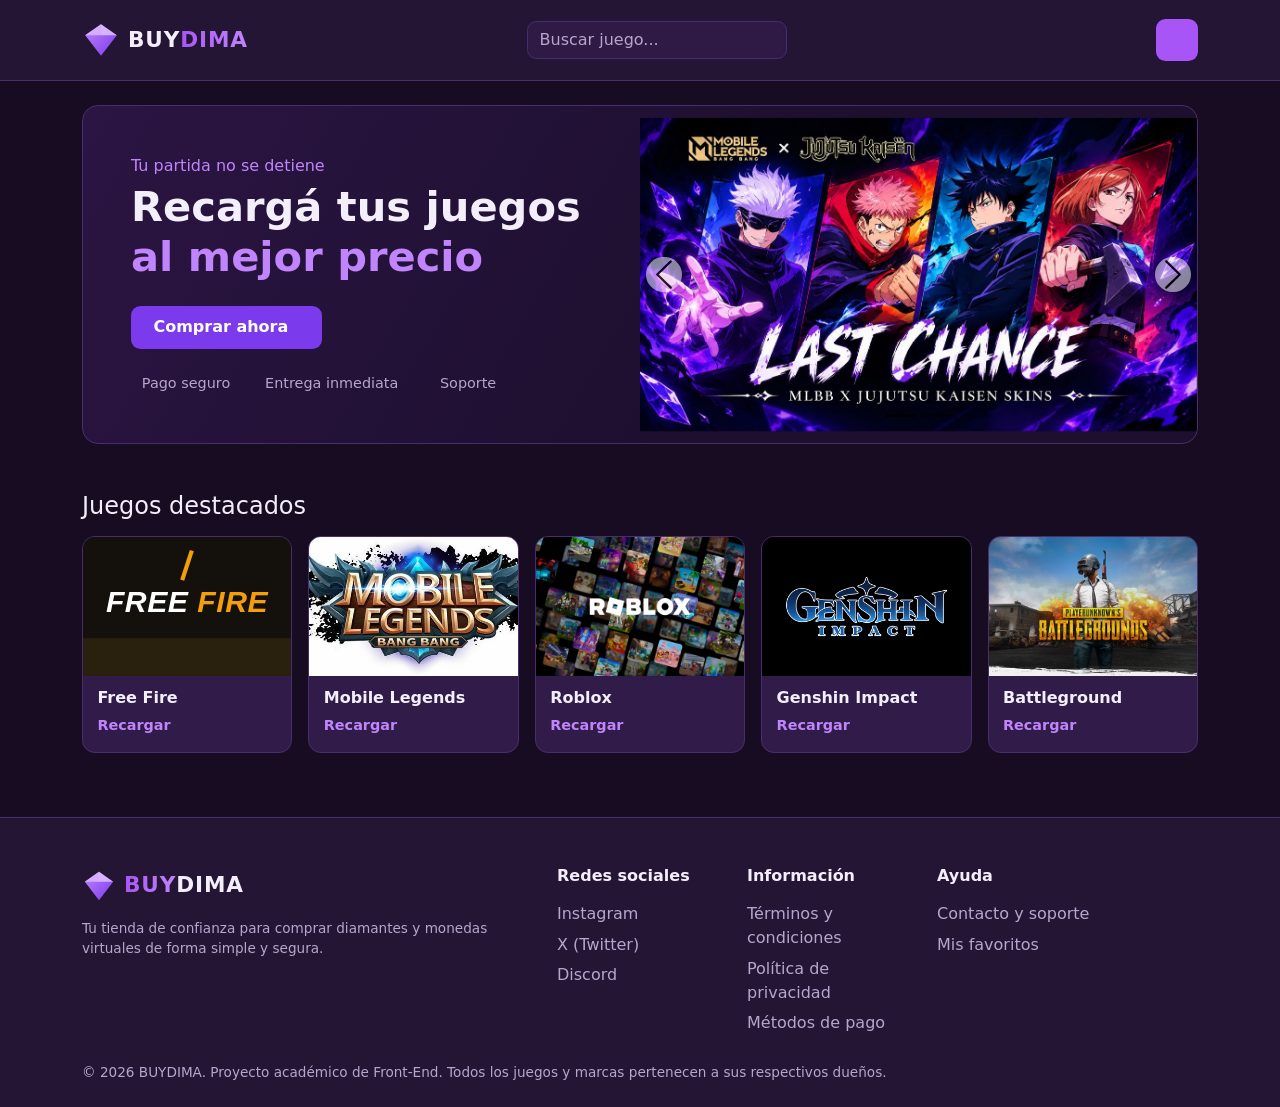
<file: index.html>
<!doctype html>
<html lang="es">
  <head>
    <meta charset="utf-8" />
    <meta name="viewport" content="width=device-width, initial-scale=1" />
    <meta http-equiv="refresh" content="0; url=docs/" />
    <link rel="canonical" href="docs/" />
    <title>BUYDIMA — Sitio web</title>
  </head>
  <body>
    <p>
      <a href="docs/">Ir al sitio web de BUYDIMA</a>
    </p>
  </body>
</html>
</file>
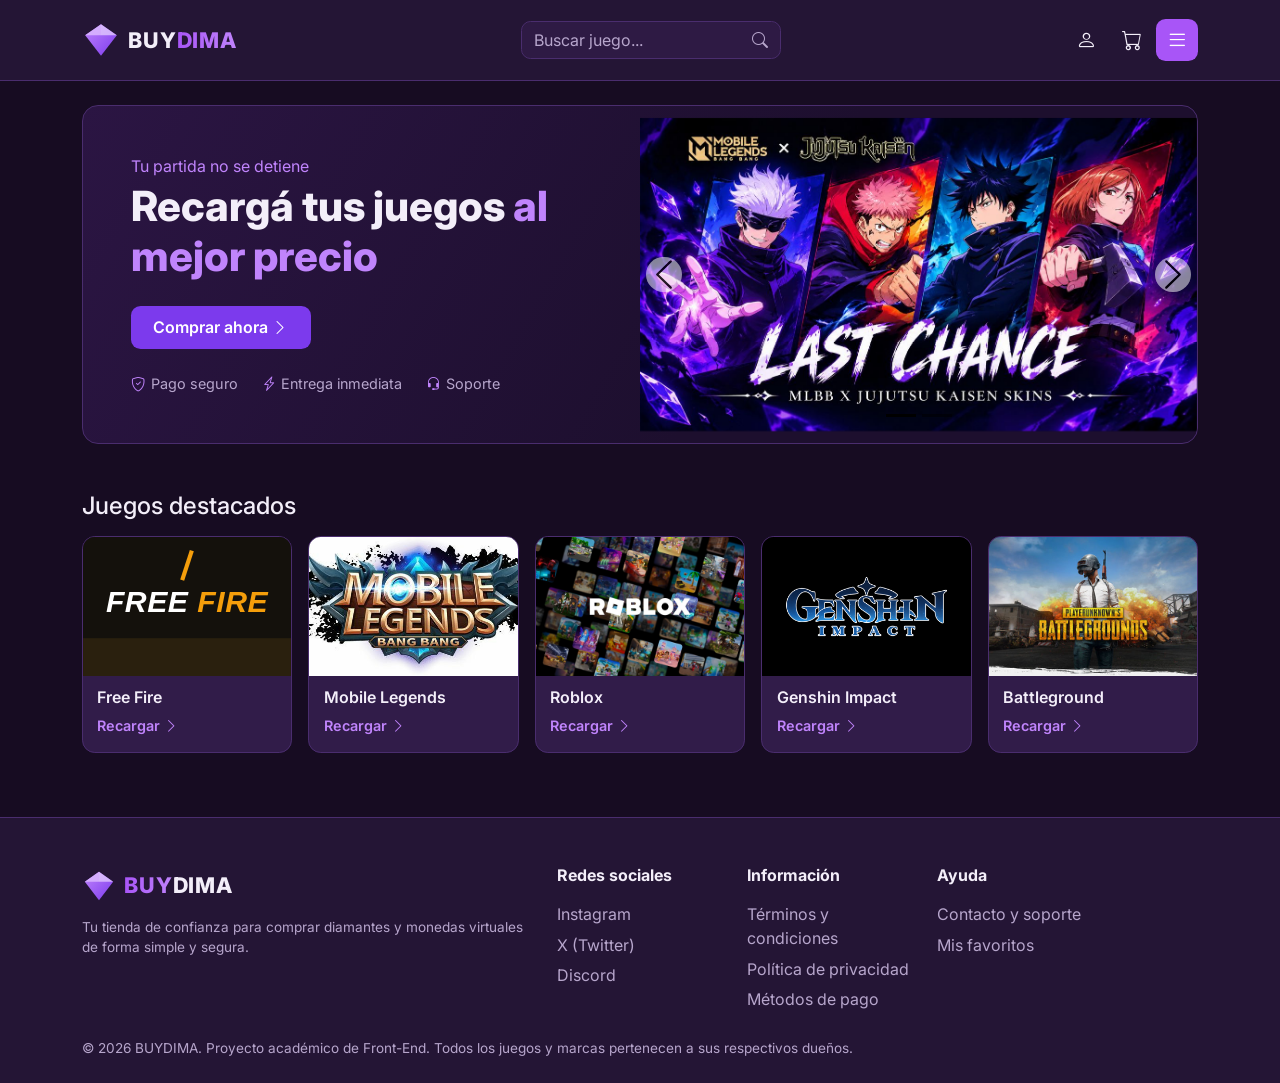
<file: docs/index.html>
﻿<!doctype html>
<html lang="es" data-bs-theme="dark">
  <head>
    <meta charset="utf-8" />
    <meta name="viewport" content="width=device-width, initial-scale=1" />
    <title>BUYDIMA | Recargá tus juegos al mejor precio</title>
    <meta
      name="description"
      content="BUYDIMA es tu tienda de confianza para comprar diamantes y monedas virtuales de Free Fire, Mobile Legends, Roblox, Genshin Impact y más, con entrega inmediata."
    />
    <meta property="og:title" content="BUYDIMA | Recargá tus juegos al mejor precio" />
    <meta
      property="og:description"
      content="Diamantes y monedas virtuales al mejor precio, con pago seguro y entrega inmediata."
    />
    <meta property="og:type" content="website" />
    <link rel="icon" href="img/logo-diamante.svg" type="image/svg+xml" />
    <!-- Bootstrap 5 y Bootstrap Icons mediante CDN -->
    <link
      href="https://cdn.jsdelivr.net/npm/bootstrap@5.3.3/dist/css/bootstrap.min.css"
      rel="stylesheet"
    />
    <link
      rel="stylesheet"
      href="https://cdn.jsdelivr.net/npm/bootstrap-icons@1.11.3/font/bootstrap-icons.min.css"
    />
    <!-- Tipografía Inter (la misma familia que en los mockups de Figma) -->
    <link rel="preconnect" href="https://fonts.googleapis.com" />
    <link rel="preconnect" href="https://fonts.gstatic.com" crossorigin />
    <link
      href="https://fonts.googleapis.com/css2?family=Inter:wght@400;500;600;700;800&display=swap"
      rel="stylesheet"
    />
    <link rel="stylesheet" href="css/estilos.css" />
  </head>

  <body data-pagina="inicio">
    <a class="salto-contenido btn btn-light" href="#contenido-principal"
      >Saltar al contenido principal</a
    >

    <header class="encabezado-sitio">
      <nav class="navbar navbar-expand-md py-3" aria-label="Navegación principal">
        <div class="container d-flex align-items-center justify-content-between gap-3">
          <a class="navbar-brand d-flex align-items-center gap-2 m-0" href="index.html">
            <img src="img/logo-diamante.svg" alt="Logo de BUYDIMA" width="38" height="38" />
            <span class="logo-texto"
              ><span class="parte-buy">BUY</span><span class="parte-dima">DIMA</span></span
            >
          </a>

          <form role="search" action="paginas/juegos.html" method="get" class="buscador" novalidate>
            <div>
              <label class="visually-hidden" for="buscador-encabezado">Buscar juego</label>
              <input
                class="form-control"
                type="search"
                name="q"
                id="buscador-encabezado"
                placeholder="Buscar juego..."
                autocomplete="off"
              />
              <div class="invalid-feedback">Escribí al menos 2 caracteres para buscar.</div>
            </div>
            <button class="boton-buscar" type="submit" aria-label="Buscar">
              <i class="bi bi-search" aria-hidden="true"></i>
            </button>
          </form>

          <div class="d-flex align-items-center gap-1">
            <a class="boton-icono" href="paginas/perfil.html" aria-label="Mi cuenta">
              <i class="bi bi-person" aria-hidden="true"></i>
            </a>
            <a
              class="boton-icono position-relative"
              href="paginas/carrito.html"
              aria-label="Ver carrito de compras"
            >
              <i class="bi bi-cart" aria-hidden="true"></i>
              <span class="contador-carrito" id="contador-carrito" hidden>0</span>
            </a>
            <button
              class="boton-menu"
              type="button"
              data-bs-toggle="offcanvas"
              data-bs-target="#menu-principal"
              aria-controls="menu-principal"
              aria-label="Abrir menú principal"
            >
              <i class="bi bi-list" aria-hidden="true"></i>
            </button>
          </div>
        </div>
      </nav>

      <!-- Menú hamburguesa (se abre desde la derecha, como en el mockup 9) -->
      <div
        class="offcanvas offcanvas-end menu-lateral"
        tabindex="-1"
        id="menu-principal"
        aria-labelledby="titulo-menu"
      >
        <div class="offcanvas-header">
          <h2 class="offcanvas-title titulo-menu" id="titulo-menu">Menú principal</h2>
          <button
            type="button"
            class="btn-close"
            data-bs-dismiss="offcanvas"
            aria-label="Cerrar menú"
          ></button>
        </div>
        <div class="offcanvas-body">
          <nav aria-label="Menú del sitio">
            <ul class="lista-menu">
              <li>
                <a class="activo" aria-current="page" href="index.html"
                  ><i class="bi bi-house icono-menu" aria-hidden="true"></i> Inicio
                  <i class="bi bi-chevron-right" aria-hidden="true"></i
                ></a>
              </li>
              <li>
                <a href="paginas/juegos.html"
                  ><i class="bi bi-controller icono-menu" aria-hidden="true"></i> Juegos
                  <i class="bi bi-chevron-right" aria-hidden="true"></i
                ></a>
              </li>
              <li>
                <a href="paginas/ofertas.html"
                  ><i class="bi bi-percent icono-menu" aria-hidden="true"></i> Ofertas especiales
                  <i class="bi bi-chevron-right" aria-hidden="true"></i
                ></a>
              </li>
              <li>
                <a href="paginas/metodos-pago.html"
                  ><i class="bi bi-credit-card-2-front icono-menu" aria-hidden="true"></i> Métodos
                  de pago <i class="bi bi-chevron-right" aria-hidden="true"></i
                ></a>
              </li>
              <li>
                <a href="paginas/favoritos.html"
                  ><i class="bi bi-heart icono-menu" aria-hidden="true"></i> Mis favoritos
                  <i class="bi bi-chevron-right" aria-hidden="true"></i
                ></a>
              </li>
              <li>
                <a href="paginas/contacto.html"
                  ><i class="bi bi-headset icono-menu" aria-hidden="true"></i> Contacto y soporte
                  <i class="bi bi-chevron-right" aria-hidden="true"></i
                ></a>
              </li>
              <li>
                <a href="paginas/perfil.html"
                  ><i class="bi bi-person icono-menu" aria-hidden="true"></i> Mi cuenta
                  <i class="bi bi-chevron-right" aria-hidden="true"></i
                ></a>
              </li>
            </ul>
          </nav>
        </div>
      </div>
    </header>

    <main id="contenido-principal">
      <div class="container my-4">
        <!-- Sección héroe -->
        <section class="heroe row g-0 align-items-stretch" aria-labelledby="titulo-hero">
          <div class="col-md-6 p-4 p-lg-5">
            <p class="mb-1" style="color: var(--lila)">Tu partida no se detiene</p>
            <h1 id="titulo-hero">
              Recargá tus juegos <span class="resaltado">al mejor precio</span>
            </h1>
            <a class="btn boton-compra mt-3" href="paginas/juegos.html"
              >Comprar ahora <i class="bi bi-chevron-right" aria-hidden="true"></i
            ></a>
            <ul class="insignias-confianza mt-4">
              <li><i class="bi bi-shield-check" aria-hidden="true"></i>Pago seguro</li>
              <li><i class="bi bi-lightning-charge" aria-hidden="true"></i>Entrega inmediata</li>
              <li><i class="bi bi-headset" aria-hidden="true"></i>Soporte</li>
            </ul>
          </div>
          <div class="col-md-6">
            <!-- Carrusel de promociones: cambia solo cada 5 segundos -->
            <div
              id="carrusel-principal"
              class="carousel slide h-100 carrusel-principal"
              data-bs-ride="carousel"
              aria-roledescription="carrusel"
              aria-label="Promociones destacadas de BUYDIMA"
            >
              <div class="carousel-indicators">
                <button
                  type="button"
                  data-bs-target="#carrusel-principal"
                  data-bs-slide-to="0"
                  class="active"
                  aria-current="true"
                  aria-label="Ir a la promoción 1: LAST CHANCE"
                ></button>
                <button
                  type="button"
                  data-bs-target="#carrusel-principal"
                  data-bs-slide-to="1"
                  aria-label="Ir a la promoción 2: Semana de ofertas"
                ></button>
              </div>
              <div class="carousel-inner h-100">
                <div class="carousel-item h-100 active" data-bs-interval="5000">
                  <img
                    src="img/banner-hero.jpg"
                    class="d-block w-100 h-100 object-fit-contain"
                    alt="Banner LAST CHANCE: skins de Mobile Legends x Jujutsu Kaisen"
                  />
                </div>
                <div class="carousel-item h-100" data-bs-interval="5000">
                  <img
                    src="img/banner-ofertas.svg?v=2"
                    class="d-block w-100 h-100 object-fit-contain"
                    alt="Banner de ofertas: hasta 25% de descuento en recargas seleccionadas"
                  />
                </div>
              </div>
              <button
                class="carousel-control-prev"
                type="button"
                data-bs-target="#carrusel-principal"
                data-bs-slide="prev"
              >
                <span class="carousel-control-prev-icon" aria-hidden="true"></span>
                <span class="visually-hidden">Promoción anterior</span>
              </button>
              <button
                class="carousel-control-next"
                type="button"
                data-bs-target="#carrusel-principal"
                data-bs-slide="next"
              >
                <span class="carousel-control-next-icon" aria-hidden="true"></span>
                <span class="visually-hidden">Promoción siguiente</span>
              </button>
            </div>
          </div>
        </section>

        <!-- Juegos destacados -->
        <section class="mt-5" aria-labelledby="titulo-destacados">
          <h2 id="titulo-destacados" class="h4 mb-3">Juegos destacados</h2>
          <div class="row row-cols-2 row-cols-md-3 row-cols-lg-5 g-3">
            <div class="col">
              <article class="tarjeta-juego">
                <img src="img/freefire.svg" alt="Logo del juego Free Fire" />
                <div class="cuerpo">
                  <h3>Free Fire</h3>
                  <a class="enlace-recargar" href="paginas/detalle-juego.html?juego=freefire"
                    >Recargar <i class="bi bi-chevron-right" aria-hidden="true"></i
                    ><span class="visually-hidden">diamantes de Free Fire</span></a
                  >
                </div>
              </article>
            </div>
            <div class="col">
              <article class="tarjeta-juego">
                <img src="img/mobilelegends.jpg" alt="Logo del juego Mobile Legends" />
                <div class="cuerpo">
                  <h3>Mobile Legends</h3>
                  <a class="enlace-recargar" href="paginas/detalle-juego.html?juego=mobilelegends"
                    >Recargar <i class="bi bi-chevron-right" aria-hidden="true"></i
                    ><span class="visually-hidden">diamantes de Mobile Legends</span></a
                  >
                </div>
              </article>
            </div>
            <div class="col">
              <article class="tarjeta-juego">
                <img src="img/roblox-banner.jpg" alt="Logo del juego Roblox" />
                <div class="cuerpo">
                  <h3>Roblox</h3>
                  <a class="enlace-recargar" href="paginas/detalle-juego.html?juego=roblox"
                    >Recargar <i class="bi bi-chevron-right" aria-hidden="true"></i
                    ><span class="visually-hidden">Robux de Roblox</span></a
                  >
                </div>
              </article>
            </div>
            <div class="col">
              <article class="tarjeta-juego">
                <img src="img/genshin.png" alt="Logo del juego Genshin Impact" />
                <div class="cuerpo">
                  <h3>Genshin Impact</h3>
                  <a class="enlace-recargar" href="paginas/detalle-juego.html?juego=genshin"
                    >Recargar <i class="bi bi-chevron-right" aria-hidden="true"></i
                    ><span class="visually-hidden">Cristales Génesis de Genshin Impact</span></a
                  >
                </div>
              </article>
            </div>
            <div class="col">
              <article class="tarjeta-juego">
                <img src="img/battleground.jpg" alt="Logo del juego Battlegrounds Mobile" />
                <div class="cuerpo">
                  <h3>Battleground</h3>
                  <a class="enlace-recargar" href="paginas/detalle-juego.html?juego=battleground"
                    >Recargar <i class="bi bi-chevron-right" aria-hidden="true"></i
                    ><span class="visually-hidden">UC de Battlegrounds</span></a
                  >
                </div>
              </article>
            </div>
          </div>
        </section>
      </div>
    </main>

    <footer class="pie-sitio">
      <div class="container">
        <div class="row g-4">
          <div class="col-md-5">
            <a
              class="d-inline-flex align-items-center gap-2 text-decoration-none"
              href="index.html"
            >
              <img src="img/logo-diamante.svg" alt="" width="34" height="34" />
              <span class="logo-texto"
                ><span class="parte-dima">BUY</span><span class="parte-buy">DIMA</span></span
              >
            </a>
            <p class="firma-pie mt-2 mb-0">
              Tu tienda de confianza para comprar diamantes y monedas virtuales de forma simple y
              segura.
            </p>
          </div>
          <div class="col-6 col-md-2">
            <h2>Redes sociales</h2>
            <ul>
              <li><a href="https://instagram.com" target="_blank" rel="noopener">Instagram</a></li>
              <li><a href="https://x.com" target="_blank" rel="noopener">X (Twitter)</a></li>
              <li><a href="https://discord.com" target="_blank" rel="noopener">Discord</a></li>
            </ul>
          </div>
          <div class="col-6 col-md-2">
            <h2>Información</h2>
            <ul>
              <li><a href="#">Términos y condiciones</a></li>
              <li><a href="#">Política de privacidad</a></li>
              <li><a href="paginas/metodos-pago.html">Métodos de pago</a></li>
            </ul>
          </div>
          <div class="col-md-3">
            <h2>Ayuda</h2>
            <ul>
              <li><a href="paginas/contacto.html">Contacto y soporte</a></li>
              <li><a href="paginas/favoritos.html">Mis favoritos</a></li>
            </ul>
          </div>
        </div>
        <p class="firma-pie mt-4 mb-0">
          © 2026 BUYDIMA. Proyecto académico de Front-End. Todos los juegos y marcas pertenecen a
          sus respectivos dueños.
        </p>
      </div>
    </footer>

    <script src="https://cdn.jsdelivr.net/npm/bootstrap@5.3.3/dist/js/bootstrap.bundle.min.js"></script>
    <script src="js/main.js"></script>
  </body>
</html>
</file>
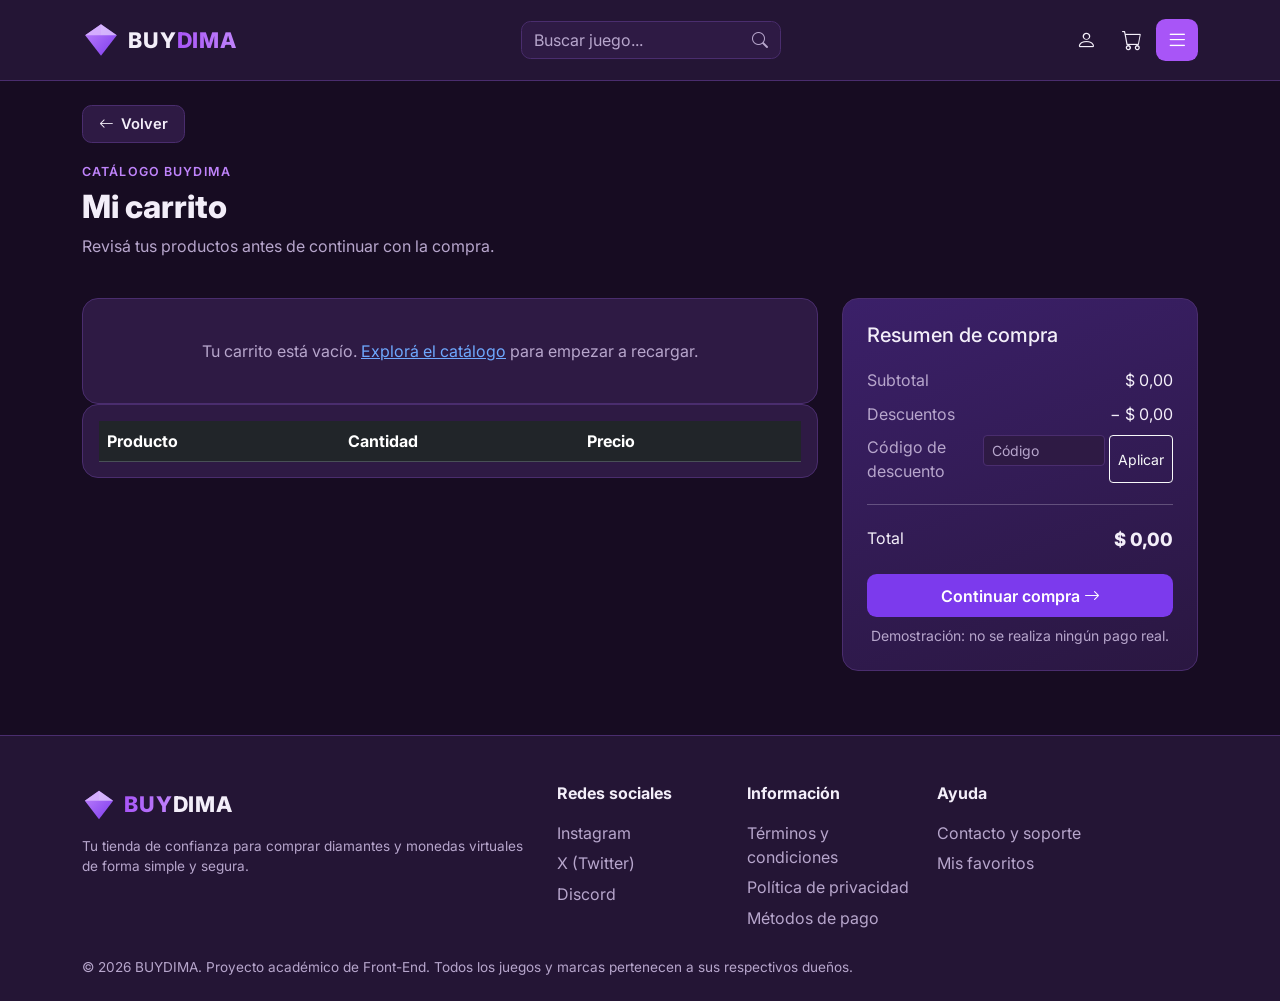
<file: docs/paginas/carrito.html>
﻿<!doctype html>
<html lang="es" data-bs-theme="dark">
  <head>
    <meta charset="utf-8" />
    <meta name="viewport" content="width=device-width, initial-scale=1" />
    <title>Mi carrito | BUYDIMA</title>
    <meta
      name="description"
      content="Revisá los productos de tu carrito en BUYDIMA antes de continuar con la compra: ajustá cantidades, aplicá códigos de descuento y calculá tu total."
    />
    <link rel="icon" href="../img/logo-diamante.svg" type="image/svg+xml" />
    <link
      href="https://cdn.jsdelivr.net/npm/bootstrap@5.3.3/dist/css/bootstrap.min.css"
      rel="stylesheet"
    />
    <link
      rel="stylesheet"
      href="https://cdn.jsdelivr.net/npm/bootstrap-icons@1.11.3/font/bootstrap-icons.min.css"
    />
    <link rel="preconnect" href="https://fonts.googleapis.com" />
    <link rel="preconnect" href="https://fonts.gstatic.com" crossorigin />
    <link
      href="https://fonts.googleapis.com/css2?family=Inter:wght@400;500;600;700;800&display=swap"
      rel="stylesheet"
    />
    <link rel="stylesheet" href="../css/estilos.css" />
  </head>

  <body data-pagina="carrito">
    <a class="salto-contenido btn btn-light" href="#contenido-principal"
      >Saltar al contenido principal</a
    >

    <header class="encabezado-sitio">
      <nav class="navbar navbar-expand-md py-3" aria-label="Navegación principal">
        <div class="container d-flex align-items-center justify-content-between gap-3">
          <a class="navbar-brand d-flex align-items-center gap-2 m-0" href="../index.html">
            <img src="../img/logo-diamante.svg" alt="Logo de BUYDIMA" width="38" height="38" />
            <span class="logo-texto"
              ><span class="parte-buy">BUY</span><span class="parte-dima">DIMA</span></span
            >
          </a>

          <form role="search" action="juegos.html" method="get" class="buscador" novalidate>
            <div>
              <label class="visually-hidden" for="buscador-encabezado">Buscar juego</label>
              <input
                class="form-control"
                type="search"
                name="q"
                id="buscador-encabezado"
                placeholder="Buscar juego..."
                autocomplete="off"
              />
              <div class="invalid-feedback">Escribí al menos 2 caracteres para buscar.</div>
            </div>
            <button class="boton-buscar" type="submit" aria-label="Buscar">
              <i class="bi bi-search" aria-hidden="true"></i>
            </button>
          </form>

          <div class="d-flex align-items-center gap-1">
            <a class="boton-icono" href="perfil.html" aria-label="Mi cuenta">
              <i class="bi bi-person" aria-hidden="true"></i>
            </a>
            <a
              class="boton-icono position-relative"
              href="carrito.html"
              aria-label="Ver carrito de compras"
            >
              <i class="bi bi-cart" aria-hidden="true"></i>
              <span class="contador-carrito" id="contador-carrito" hidden>0</span>
            </a>
            <button
              class="boton-menu"
              type="button"
              data-bs-toggle="offcanvas"
              data-bs-target="#menu-principal"
              aria-controls="menu-principal"
              aria-label="Abrir menú principal"
            >
              <i class="bi bi-list" aria-hidden="true"></i>
            </button>
          </div>
        </div>
      </nav>

      <div
        class="offcanvas offcanvas-end menu-lateral"
        tabindex="-1"
        id="menu-principal"
        aria-labelledby="titulo-menu"
      >
        <div class="offcanvas-header">
          <h2 class="offcanvas-title titulo-menu" id="titulo-menu">Menú principal</h2>
          <button
            type="button"
            class="btn-close"
            data-bs-dismiss="offcanvas"
            aria-label="Cerrar menú"
          ></button>
        </div>
        <div class="offcanvas-body">
          <nav aria-label="Menú del sitio">
            <ul class="lista-menu">
              <li>
                <a href="../index.html"
                  ><i class="bi bi-house icono-menu" aria-hidden="true"></i> Inicio
                  <i class="bi bi-chevron-right" aria-hidden="true"></i
                ></a>
              </li>
              <li>
                <a href="juegos.html"
                  ><i class="bi bi-controller icono-menu" aria-hidden="true"></i> Juegos
                  <i class="bi bi-chevron-right" aria-hidden="true"></i
                ></a>
              </li>
              <li>
                <a href="ofertas.html"
                  ><i class="bi bi-percent icono-menu" aria-hidden="true"></i> Ofertas especiales
                  <i class="bi bi-chevron-right" aria-hidden="true"></i
                ></a>
              </li>
              <li>
                <a href="metodos-pago.html"
                  ><i class="bi bi-credit-card-2-front icono-menu" aria-hidden="true"></i> Métodos
                  de pago <i class="bi bi-chevron-right" aria-hidden="true"></i
                ></a>
              </li>
              <li>
                <a href="favoritos.html"
                  ><i class="bi bi-heart icono-menu" aria-hidden="true"></i> Mis favoritos
                  <i class="bi bi-chevron-right" aria-hidden="true"></i
                ></a>
              </li>
              <li>
                <a href="contacto.html"
                  ><i class="bi bi-headset icono-menu" aria-hidden="true"></i> Contacto y soporte
                  <i class="bi bi-chevron-right" aria-hidden="true"></i
                ></a>
              </li>
              <li>
                <a href="perfil.html"
                  ><i class="bi bi-person icono-menu" aria-hidden="true"></i> Mi cuenta
                  <i class="bi bi-chevron-right" aria-hidden="true"></i
                ></a>
              </li>
            </ul>
          </nav>
        </div>
      </div>
    </header>

    <main id="contenido-principal">
      <div class="container my-4">
        <button class="boton-volver" type="button" data-volver-atras>
          <i class="bi bi-arrow-left" aria-hidden="true"></i> Volver
        </button>

        <header>
          <p class="etiqueta-catalogo">Catálogo BUYDIMA</p>
          <h1 class="titulo-pagina">Mi carrito</h1>
          <p class="texto-suave">Revisá tus productos antes de continuar con la compra.</p>
        </header>

        <div class="row g-4 mt-1">
          <!-- Productos del carrito -->
          <section class="col-lg-8" aria-labelledby="titulo-productos">
            <h2 class="visually-hidden" id="titulo-productos">Productos en el carrito</h2>
            <div class="table-responsive panel p-3" id="carrito-vacio" hidden>
              <p class="texto-suave mb-0 text-center py-4">
                Tu carrito está vacío. <a href="juegos.html">Explorá el catálogo</a> para empezar a
                recargar.
              </p>
            </div>
            <div class="table-responsive panel p-3">
              <table class="table align-middle tabla-carrito mb-0">
                <caption class="visually-hidden">
                  Lista de productos en el carrito con cantidad, precio y acciones
                </caption>
                <thead>
                  <tr>
                    <th scope="col">Producto</th>
                    <th scope="col">Cantidad</th>
                    <th scope="col">Precio</th>
                    <th scope="col"><span class="visually-hidden">Acciones</span></th>
                  </tr>
                </thead>
                <tbody id="lista-carrito"></tbody>
              </table>
            </div>
          </section>

          <!-- Resumen de la compra -->
          <aside class="col-lg-4">
            <div class="panel-resumen">
              <h2 class="h5 mb-3">Resumen de compra</h2>
              <div id="filas-resumen" hidden>
                <div class="fila-resumen">
                  <span class="texto-suave">Subtotal</span>
                  <span id="resumen-subtotal">$ 0,00</span>
                </div>
                <div class="fila-resumen">
                  <span class="texto-suave">Descuentos</span>
                  <span id="resumen-descuento">− $ 0,00</span>
                </div>
                <div class="fila-resumen">
                  <span class="texto-suave">Código de descuento</span>
                  <form id="form-codigo" class="d-flex gap-1" novalidate>
                    <div>
                      <label class="visually-hidden" for="codigo-descuento"
                        >Código de descuento</label
                      >
                      <input
                        type="text"
                        class="form-control form-control-sm"
                        id="codigo-descuento"
                        placeholder="Código"
                      />
                      <div class="invalid-feedback">Código inválido. Probá con BUYDIMA10.</div>
                    </div>
                    <button class="btn btn-sm btn-outline-light" type="submit">Aplicar</button>
                  </form>
                </div>
                <hr />
                <div class="fila-resumen">
                  <span>Total</span>
                  <span class="total" id="resumen-total">$ 0,00</span>
                </div>
                <button class="btn boton-compra w-100 mt-3" type="button" id="boton-continuar">
                  Continuar compra <i class="bi bi-arrow-right" aria-hidden="true"></i>
                </button>
                <p class="texto-suave small mt-2 mb-0 text-center">
                  Demostración: no se realiza ningún pago real.
                </p>
              </div>
            </div>
          </aside>
        </div>
      </div>
    </main>

    <footer class="pie-sitio">
      <div class="container">
        <div class="row g-4">
          <div class="col-md-5">
            <a
              class="d-inline-flex align-items-center gap-2 text-decoration-none"
              href="../index.html"
            >
              <img src="../img/logo-diamante.svg" alt="" width="34" height="34" />
              <span class="logo-texto"
                ><span class="parte-dima">BUY</span><span class="parte-buy">DIMA</span></span
              >
            </a>
            <p class="firma-pie mt-2 mb-0">
              Tu tienda de confianza para comprar diamantes y monedas virtuales de forma simple y
              segura.
            </p>
          </div>
          <div class="col-6 col-md-2">
            <h2>Redes sociales</h2>
            <ul>
              <li><a href="https://instagram.com" target="_blank" rel="noopener">Instagram</a></li>
              <li><a href="https://x.com" target="_blank" rel="noopener">X (Twitter)</a></li>
              <li><a href="https://discord.com" target="_blank" rel="noopener">Discord</a></li>
            </ul>
          </div>
          <div class="col-6 col-md-2">
            <h2>Información</h2>
            <ul>
              <li><a href="#">Términos y condiciones</a></li>
              <li><a href="#">Política de privacidad</a></li>
              <li><a href="metodos-pago.html">Métodos de pago</a></li>
            </ul>
          </div>
          <div class="col-md-3">
            <h2>Ayuda</h2>
            <ul>
              <li><a href="contacto.html">Contacto y soporte</a></li>
              <li><a href="favoritos.html">Mis favoritos</a></li>
            </ul>
          </div>
        </div>
        <p class="firma-pie mt-4 mb-0">
          © 2026 BUYDIMA. Proyecto académico de Front-End. Todos los juegos y marcas pertenecen a
          sus respectivos dueños.
        </p>
      </div>
    </footer>

    <script src="https://cdn.jsdelivr.net/npm/bootstrap@5.3.3/dist/js/bootstrap.bundle.min.js"></script>
    <script src="../js/main.js"></script>
  </body>
</html>
</file>
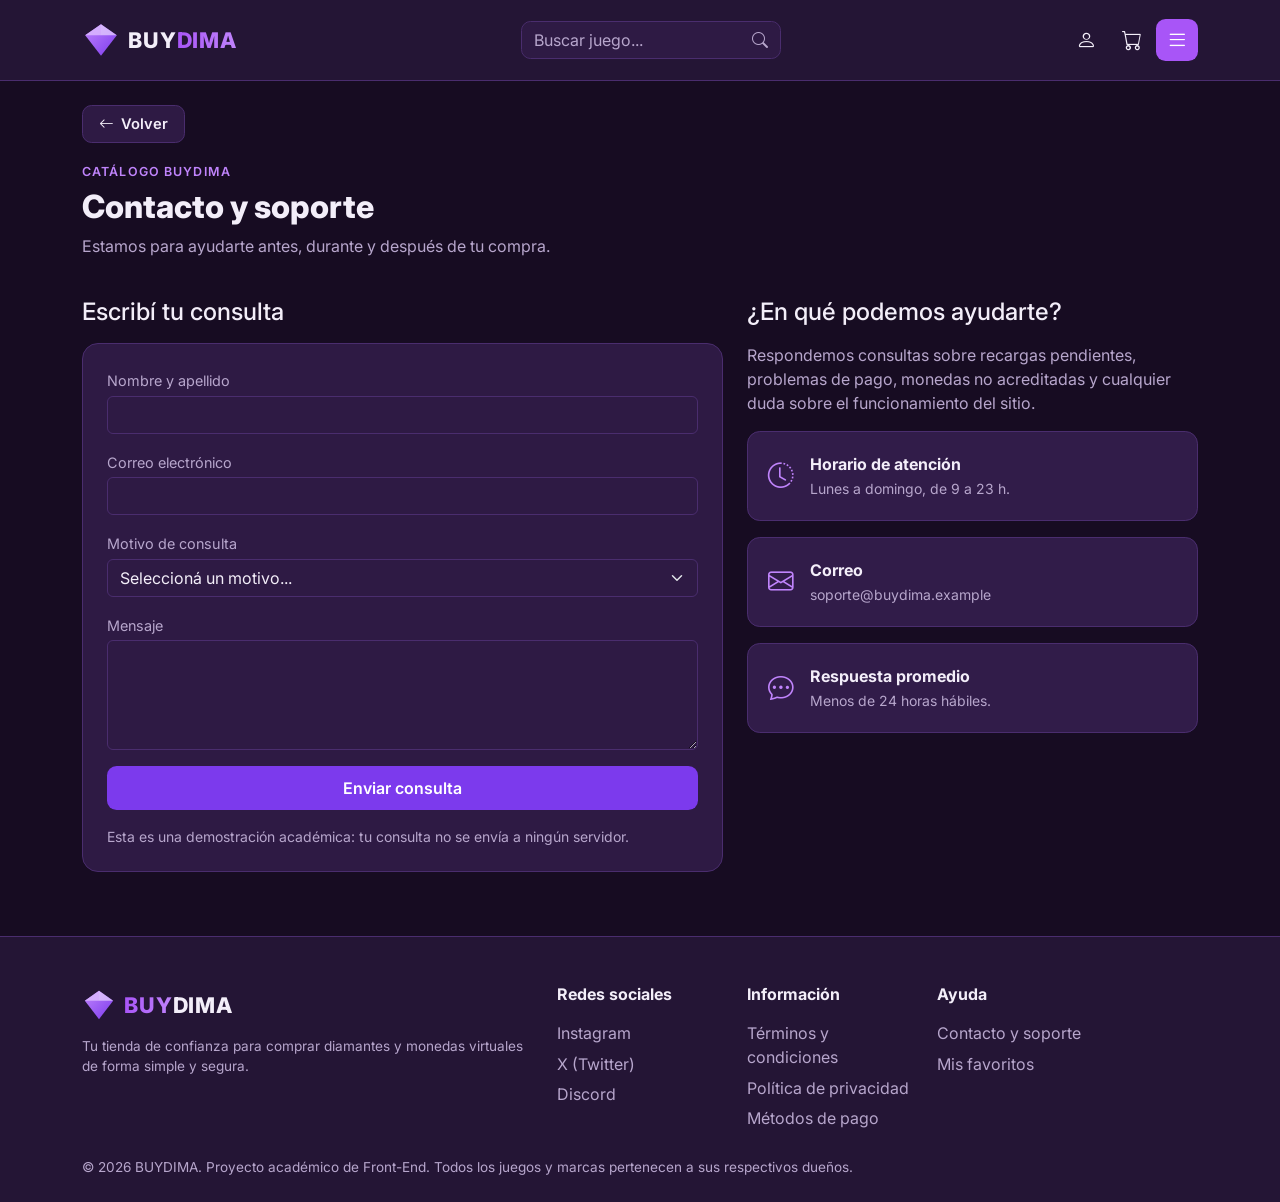
<file: docs/paginas/contacto.html>
﻿<!doctype html>
<html lang="es" data-bs-theme="dark">
  <head>
    <meta charset="utf-8" />
    <meta name="viewport" content="width=device-width, initial-scale=1" />
    <title>Contacto y soporte | BUYDIMA</title>
    <meta
      name="description"
      content="Estamos para ayudarte antes, durante y después de tu compra. Escribí tu consulta al equipo de soporte de BUYDIMA y te responderemos a la brevedad."
    />
    <link rel="icon" href="../img/logo-diamante.svg" type="image/svg+xml" />
    <link
      href="https://cdn.jsdelivr.net/npm/bootstrap@5.3.3/dist/css/bootstrap.min.css"
      rel="stylesheet"
    />
    <link
      rel="stylesheet"
      href="https://cdn.jsdelivr.net/npm/bootstrap-icons@1.11.3/font/bootstrap-icons.min.css"
    />
    <link rel="preconnect" href="https://fonts.googleapis.com" />
    <link rel="preconnect" href="https://fonts.gstatic.com" crossorigin />
    <link
      href="https://fonts.googleapis.com/css2?family=Inter:wght@400;500;600;700;800&display=swap"
      rel="stylesheet"
    />
    <link rel="stylesheet" href="../css/estilos.css" />
  </head>

  <body data-pagina="contacto">
    <a class="salto-contenido btn btn-light" href="#contenido-principal"
      >Saltar al contenido principal</a
    >

    <header class="encabezado-sitio">
      <nav class="navbar navbar-expand-md py-3" aria-label="Navegación principal">
        <div class="container d-flex align-items-center justify-content-between gap-3">
          <a class="navbar-brand d-flex align-items-center gap-2 m-0" href="../index.html">
            <img src="../img/logo-diamante.svg" alt="Logo de BUYDIMA" width="38" height="38" />
            <span class="logo-texto"
              ><span class="parte-buy">BUY</span><span class="parte-dima">DIMA</span></span
            >
          </a>

          <form role="search" action="juegos.html" method="get" class="buscador" novalidate>
            <div>
              <label class="visually-hidden" for="buscador-encabezado">Buscar juego</label>
              <input
                class="form-control"
                type="search"
                name="q"
                id="buscador-encabezado"
                placeholder="Buscar juego..."
                autocomplete="off"
              />
              <div class="invalid-feedback">Escribí al menos 2 caracteres para buscar.</div>
            </div>
            <button class="boton-buscar" type="submit" aria-label="Buscar">
              <i class="bi bi-search" aria-hidden="true"></i>
            </button>
          </form>

          <div class="d-flex align-items-center gap-1">
            <a class="boton-icono" href="perfil.html" aria-label="Mi cuenta">
              <i class="bi bi-person" aria-hidden="true"></i>
            </a>
            <a
              class="boton-icono position-relative"
              href="carrito.html"
              aria-label="Ver carrito de compras"
            >
              <i class="bi bi-cart" aria-hidden="true"></i>
              <span class="contador-carrito" id="contador-carrito" hidden>0</span>
            </a>
            <button
              class="boton-menu"
              type="button"
              data-bs-toggle="offcanvas"
              data-bs-target="#menu-principal"
              aria-controls="menu-principal"
              aria-label="Abrir menú principal"
            >
              <i class="bi bi-list" aria-hidden="true"></i>
            </button>
          </div>
        </div>
      </nav>

      <div
        class="offcanvas offcanvas-end menu-lateral"
        tabindex="-1"
        id="menu-principal"
        aria-labelledby="titulo-menu"
      >
        <div class="offcanvas-header">
          <h2 class="offcanvas-title titulo-menu" id="titulo-menu">Menú principal</h2>
          <button
            type="button"
            class="btn-close"
            data-bs-dismiss="offcanvas"
            aria-label="Cerrar menú"
          ></button>
        </div>
        <div class="offcanvas-body">
          <nav aria-label="Menú del sitio">
            <ul class="lista-menu">
              <li>
                <a href="../index.html"
                  ><i class="bi bi-house icono-menu" aria-hidden="true"></i> Inicio
                  <i class="bi bi-chevron-right" aria-hidden="true"></i
                ></a>
              </li>
              <li>
                <a href="juegos.html"
                  ><i class="bi bi-controller icono-menu" aria-hidden="true"></i> Juegos
                  <i class="bi bi-chevron-right" aria-hidden="true"></i
                ></a>
              </li>
              <li>
                <a href="ofertas.html"
                  ><i class="bi bi-percent icono-menu" aria-hidden="true"></i> Ofertas especiales
                  <i class="bi bi-chevron-right" aria-hidden="true"></i
                ></a>
              </li>
              <li>
                <a href="metodos-pago.html"
                  ><i class="bi bi-credit-card-2-front icono-menu" aria-hidden="true"></i> Métodos
                  de pago <i class="bi bi-chevron-right" aria-hidden="true"></i
                ></a>
              </li>
              <li>
                <a href="favoritos.html"
                  ><i class="bi bi-heart icono-menu" aria-hidden="true"></i> Mis favoritos
                  <i class="bi bi-chevron-right" aria-hidden="true"></i
                ></a>
              </li>
              <li>
                <a class="activo" aria-current="page" href="contacto.html"
                  ><i class="bi bi-headset icono-menu" aria-hidden="true"></i> Contacto y soporte
                  <i class="bi bi-chevron-right" aria-hidden="true"></i
                ></a>
              </li>
              <li>
                <a href="perfil.html"
                  ><i class="bi bi-person icono-menu" aria-hidden="true"></i> Mi cuenta
                  <i class="bi bi-chevron-right" aria-hidden="true"></i
                ></a>
              </li>
            </ul>
          </nav>
        </div>
      </div>
    </header>

    <main id="contenido-principal">
      <div class="container my-4">
        <button class="boton-volver" type="button" data-volver-atras>
          <i class="bi bi-arrow-left" aria-hidden="true"></i> Volver
        </button>

        <header>
          <p class="etiqueta-catalogo">Catálogo BUYDIMA</p>
          <h1 class="titulo-pagina">Contacto y soporte</h1>
          <p class="texto-suave">Estamos para ayudarte antes, durante y después de tu compra.</p>
        </header>

        <div class="row g-4 mt-1">
          <!-- Formulario de consulta -->
          <section class="col-lg-7">
            <h2 class="h4 mb-3">Escribí tu consulta</h2>
            <form id="form-contacto" class="panel p-4" novalidate>
              <div class="mb-3">
                <label class="form-label" for="campo-nombre">Nombre y apellido</label>
                <input
                  type="text"
                  class="form-control"
                  id="campo-nombre"
                  name="nombre"
                  required
                  autocomplete="name"
                />
                <div class="invalid-feedback">Ingresá tu nombre y apellido.</div>
              </div>
              <div class="mb-3">
                <label class="form-label" for="campo-correo">Correo electrónico</label>
                <input
                  type="email"
                  class="form-control"
                  id="campo-correo"
                  name="correo"
                  required
                  autocomplete="email"
                />
                <div class="invalid-feedback">Ingresá un correo electrónico válido.</div>
              </div>
              <div class="mb-3">
                <label class="form-label" for="campo-motivo">Motivo de consulta</label>
                <select class="form-select" id="campo-motivo" name="motivo" required>
                  <option value="" selected>Seleccioná un motivo...</option>
                  <option>Problema con una recarga</option>
                  <option>Pago o facturación</option>
                  <option>Consulta sobre el catálogo</option>
                  <option>Otro motivo</option>
                </select>
                <div class="invalid-feedback">Seleccioná un motivo de consulta.</div>
              </div>
              <div class="mb-3">
                <label class="form-label" for="campo-mensaje">Mensaje</label>
                <textarea
                  class="form-control"
                  id="campo-mensaje"
                  name="mensaje"
                  rows="4"
                  required
                ></textarea>
                <div class="invalid-feedback">Escribí tu consulta (mínimo 10 caracteres).</div>
              </div>
              <button class="btn boton-compra w-100" type="submit">Enviar consulta</button>
              <p class="texto-suave small mt-3 mb-0">
                Esta es una demostración académica: tu consulta no se envía a ningún servidor.
              </p>
            </form>
          </section>

          <!-- Información de soporte -->
          <aside class="col-lg-5">
            <h2 class="h4 mb-3">¿En qué podemos ayudarte?</h2>
            <p class="texto-suave">
              Respondemos consultas sobre recargas pendientes, problemas de pago, monedas no
              acreditadas y cualquier duda sobre el funcionamiento del sitio.
            </p>
            <ul class="list-unstyled d-grid gap-3">
              <li class="tarjeta-metodo d-flex align-items-center gap-3">
                <i class="bi bi-clock-history" aria-hidden="true"></i>
                <span
                  ><strong>Horario de atención</strong><br /><span class="texto-suave small"
                    >Lunes a domingo, de 9 a 23 h.</span
                  ></span
                >
              </li>
              <li class="tarjeta-metodo d-flex align-items-center gap-3">
                <i class="bi bi-envelope" aria-hidden="true"></i>
                <span
                  ><strong>Correo</strong><br /><span class="texto-suave small"
                    >soporte@buydima.example</span
                  ></span
                >
              </li>
              <li class="tarjeta-metodo d-flex align-items-center gap-3">
                <i class="bi bi-chat-dots" aria-hidden="true"></i>
                <span
                  ><strong>Respuesta promedio</strong><br /><span class="texto-suave small"
                    >Menos de 24 horas hábiles.</span
                  ></span
                >
              </li>
            </ul>
          </aside>
        </div>
      </div>
    </main>

    <footer class="pie-sitio">
      <div class="container">
        <div class="row g-4">
          <div class="col-md-5">
            <a
              class="d-inline-flex align-items-center gap-2 text-decoration-none"
              href="../index.html"
            >
              <img src="../img/logo-diamante.svg" alt="" width="34" height="34" />
              <span class="logo-texto"
                ><span class="parte-dima">BUY</span><span class="parte-buy">DIMA</span></span
              >
            </a>
            <p class="firma-pie mt-2 mb-0">
              Tu tienda de confianza para comprar diamantes y monedas virtuales de forma simple y
              segura.
            </p>
          </div>
          <div class="col-6 col-md-2">
            <h2>Redes sociales</h2>
            <ul>
              <li><a href="https://instagram.com" target="_blank" rel="noopener">Instagram</a></li>
              <li><a href="https://x.com" target="_blank" rel="noopener">X (Twitter)</a></li>
              <li><a href="https://discord.com" target="_blank" rel="noopener">Discord</a></li>
            </ul>
          </div>
          <div class="col-6 col-md-2">
            <h2>Información</h2>
            <ul>
              <li><a href="#">Términos y condiciones</a></li>
              <li><a href="#">Política de privacidad</a></li>
              <li><a href="metodos-pago.html">Métodos de pago</a></li>
            </ul>
          </div>
          <div class="col-md-3">
            <h2>Ayuda</h2>
            <ul>
              <li><a href="contacto.html">Contacto y soporte</a></li>
              <li><a href="favoritos.html">Mis favoritos</a></li>
            </ul>
          </div>
        </div>
        <p class="firma-pie mt-4 mb-0">
          © 2026 BUYDIMA. Proyecto académico de Front-End. Todos los juegos y marcas pertenecen a
          sus respectivos dueños.
        </p>
      </div>
    </footer>

    <script src="https://cdn.jsdelivr.net/npm/bootstrap@5.3.3/dist/js/bootstrap.bundle.min.js"></script>
    <script src="../js/main.js"></script>
  </body>
</html>
</file>
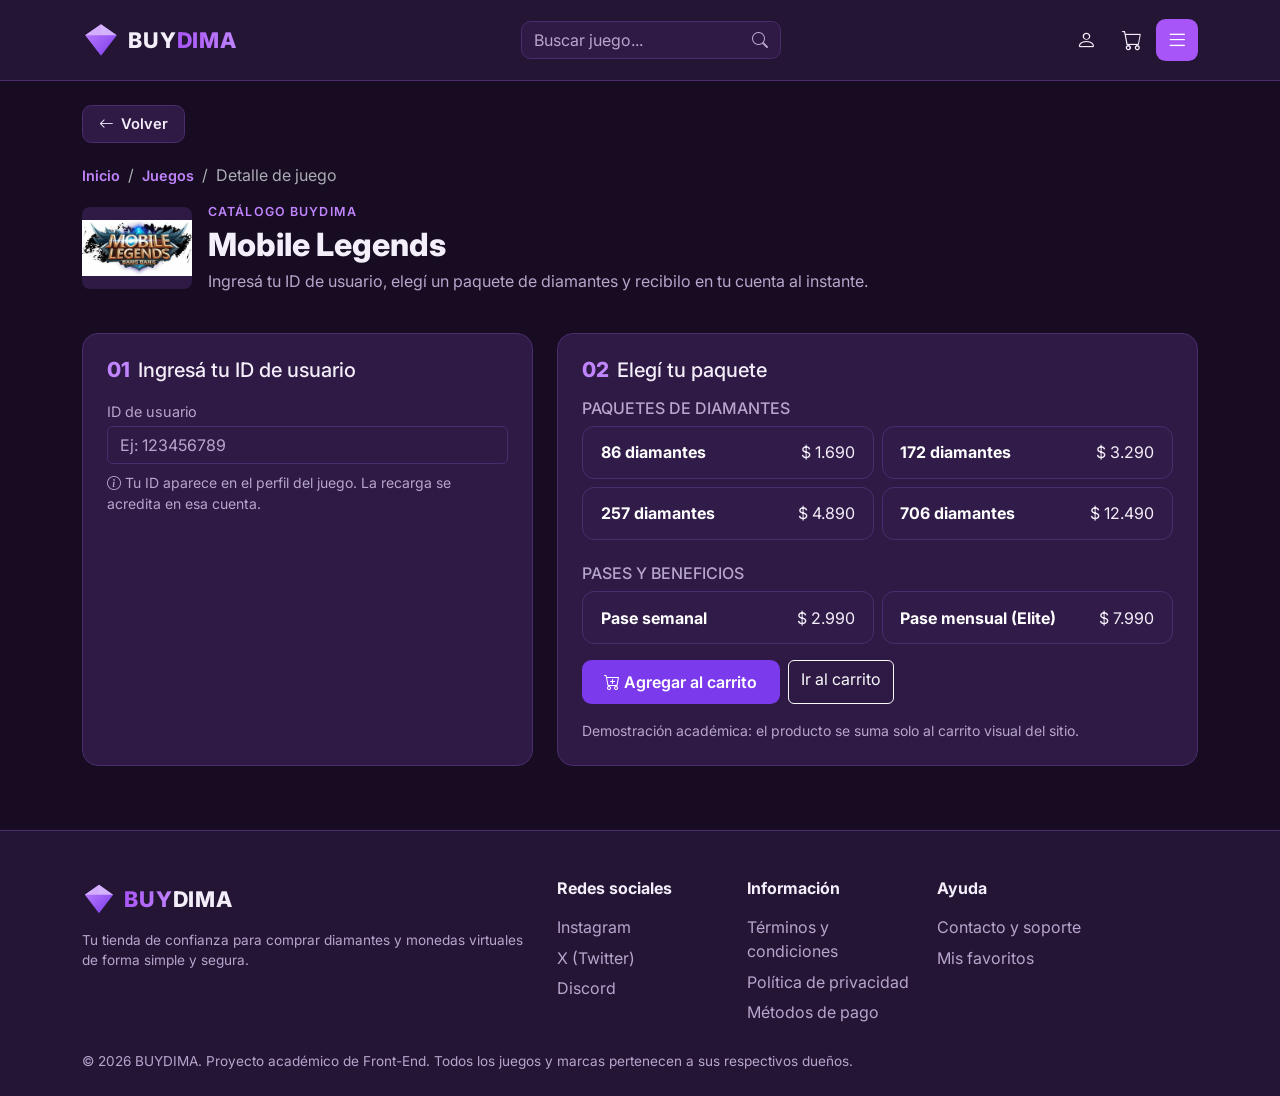
<file: docs/paginas/detalle-juego.html>
﻿<!doctype html>
<html lang="es" data-bs-theme="dark">
  <head>
    <meta charset="utf-8" />
    <meta name="viewport" content="width=device-width, initial-scale=1" />
    <title>Recargar diamantes | Detalle de juego | BUYDIMA</title>
    <meta
      name="description"
      content="Recargá diamantes y monedas en BUYDIMA: ingresá tu ID de usuario, elegí el paquete que quieras (diamantes, Pase Semanal o Pase Mensual) y agregalo al carrito."
    />
    <link rel="icon" href="../img/logo-diamante.svg" type="image/svg+xml" />
    <link
      href="https://cdn.jsdelivr.net/npm/bootstrap@5.3.3/dist/css/bootstrap.min.css"
      rel="stylesheet"
    />
    <link
      rel="stylesheet"
      href="https://cdn.jsdelivr.net/npm/bootstrap-icons@1.11.3/font/bootstrap-icons.min.css"
    />
    <link rel="preconnect" href="https://fonts.googleapis.com" />
    <link rel="preconnect" href="https://fonts.gstatic.com" crossorigin />
    <link
      href="https://fonts.googleapis.com/css2?family=Inter:wght@400;500;600;700;800&display=swap"
      rel="stylesheet"
    />
    <link rel="stylesheet" href="../css/estilos.css" />
  </head>

  <body data-pagina="detalle-juego">
    <a class="salto-contenido btn btn-light" href="#contenido-principal"
      >Saltar al contenido principal</a
    >

    <header class="encabezado-sitio">
      <nav class="navbar navbar-expand-md py-3" aria-label="Navegación principal">
        <div class="container d-flex align-items-center justify-content-between gap-3">
          <a class="navbar-brand d-flex align-items-center gap-2 m-0" href="../index.html">
            <img src="../img/logo-diamante.svg" alt="Logo de BUYDIMA" width="38" height="38" />
            <span class="logo-texto"
              ><span class="parte-buy">BUY</span><span class="parte-dima">DIMA</span></span
            >
          </a>

          <form role="search" action="juegos.html" method="get" class="buscador" novalidate>
            <div>
              <label class="visually-hidden" for="buscador-encabezado">Buscar juego</label>
              <input
                class="form-control"
                type="search"
                name="q"
                id="buscador-encabezado"
                placeholder="Buscar juego..."
                autocomplete="off"
              />
              <div class="invalid-feedback">Escribí al menos 2 caracteres para buscar.</div>
            </div>
            <button class="boton-buscar" type="submit" aria-label="Buscar">
              <i class="bi bi-search" aria-hidden="true"></i>
            </button>
          </form>

          <div class="d-flex align-items-center gap-1">
            <a class="boton-icono" href="perfil.html" aria-label="Mi cuenta">
              <i class="bi bi-person" aria-hidden="true"></i>
            </a>
            <a
              class="boton-icono position-relative"
              href="carrito.html"
              aria-label="Ver carrito de compras"
            >
              <i class="bi bi-cart" aria-hidden="true"></i>
              <span class="contador-carrito" id="contador-carrito" hidden>0</span>
            </a>
            <button
              class="boton-menu"
              type="button"
              data-bs-toggle="offcanvas"
              data-bs-target="#menu-principal"
              aria-controls="menu-principal"
              aria-label="Abrir menú principal"
            >
              <i class="bi bi-list" aria-hidden="true"></i>
            </button>
          </div>
        </div>
      </nav>

      <div
        class="offcanvas offcanvas-end menu-lateral"
        tabindex="-1"
        id="menu-principal"
        aria-labelledby="titulo-menu"
      >
        <div class="offcanvas-header">
          <h2 class="offcanvas-title titulo-menu" id="titulo-menu">Menú principal</h2>
          <button
            type="button"
            class="btn-close"
            data-bs-dismiss="offcanvas"
            aria-label="Cerrar menú"
          ></button>
        </div>
        <div class="offcanvas-body">
          <nav aria-label="Menú del sitio">
            <ul class="lista-menu">
              <li>
                <a href="../index.html"
                  ><i class="bi bi-house icono-menu" aria-hidden="true"></i> Inicio
                  <i class="bi bi-chevron-right" aria-hidden="true"></i
                ></a>
              </li>
              <li>
                <a href="juegos.html"
                  ><i class="bi bi-controller icono-menu" aria-hidden="true"></i> Juegos
                  <i class="bi bi-chevron-right" aria-hidden="true"></i
                ></a>
              </li>
              <li>
                <a href="ofertas.html"
                  ><i class="bi bi-percent icono-menu" aria-hidden="true"></i> Ofertas especiales
                  <i class="bi bi-chevron-right" aria-hidden="true"></i
                ></a>
              </li>
              <li>
                <a href="metodos-pago.html"
                  ><i class="bi bi-credit-card-2-front icono-menu" aria-hidden="true"></i> Métodos
                  de pago <i class="bi bi-chevron-right" aria-hidden="true"></i
                ></a>
              </li>
              <li>
                <a href="favoritos.html"
                  ><i class="bi bi-heart icono-menu" aria-hidden="true"></i> Mis favoritos
                  <i class="bi bi-chevron-right" aria-hidden="true"></i
                ></a>
              </li>
              <li>
                <a href="contacto.html"
                  ><i class="bi bi-headset icono-menu" aria-hidden="true"></i> Contacto y soporte
                  <i class="bi bi-chevron-right" aria-hidden="true"></i
                ></a>
              </li>
              <li>
                <a href="perfil.html"
                  ><i class="bi bi-person icono-menu" aria-hidden="true"></i> Mi cuenta
                  <i class="bi bi-chevron-right" aria-hidden="true"></i
                ></a>
              </li>
            </ul>
          </nav>
        </div>
      </div>
    </header>

    <main id="contenido-principal">
      <div class="container my-4">
        <button class="boton-volver" type="button" data-volver-atras>
          <i class="bi bi-arrow-left" aria-hidden="true"></i> Volver
        </button>

        <nav aria-label="Ruta de navegación">
          <ol class="breadcrumb small">
            <li class="breadcrumb-item">
              <a class="enlace-recargar" href="../index.html">Inicio</a>
            </li>
            <li class="breadcrumb-item">
              <a class="enlace-recargar" href="juegos.html">Juegos</a>
            </li>
            <li class="breadcrumb-item active" aria-current="page" id="miga-juego">
              Detalle de juego
            </li>
          </ol>
        </nav>

        <header class="row g-3 align-items-center">
          <div class="col-auto">
            <img
              src="../img/mobilelegends.jpg"
              alt="Logo del juego Mobile Legends"
              class="rounded-3"
              id="imagen-juego"
              width="110"
              height="82"
              style="object-fit: contain; background-color: var(--panel)"
            />
          </div>
          <div class="col">
            <p class="etiqueta-catalogo mb-1">Catálogo BUYDIMA</p>
            <h1 class="titulo-pagina mb-0" id="titulo-juego">Mobile Legends</h1>
            <p class="texto-suave mb-0 mt-1">
              Ingresá tu ID de usuario, elegí un paquete de
              <span class="texto-moneda">diamantes</span> y recibilo en tu cuenta al instante.
            </p>
          </div>
        </header>

        <form id="form-detalle" class="row g-4 mt-3" novalidate>
          <!-- Paso 1: ID de usuario -->
          <section class="col-lg-5" aria-labelledby="titulo-id">
            <div class="panel p-4 h-100">
              <h2 class="h5 mb-3" id="titulo-id">
                <span class="paso-numero me-2">01</span>Ingresá tu ID de usuario
              </h2>
              <div class="mb-2">
                <label class="form-label" for="id-usuario">ID de usuario</label>
                <input
                  type="text"
                  class="form-control"
                  id="id-usuario"
                  name="id-usuario"
                  inputmode="numeric"
                  placeholder="Ej: 123456789"
                  pattern="[A-Za-z0-9.\-]{5,20}"
                  required
                  autocomplete="off"
                />
                <div class="invalid-feedback">
                  Ingresá un ID válido (entre 5 y 20 caracteres, números o letras).
                </div>
              </div>
              <p class="texto-suave small mb-0">
                <i class="bi bi-info-circle" aria-hidden="true"></i>
                Tu ID aparece en el perfil del juego. La recarga se acredita en esa cuenta.
              </p>
            </div>
          </section>

          <!-- Paso 2: selección de paquete -->
          <section class="col-lg-7" aria-labelledby="titulo-paquete">
            <div class="panel p-4 h-100">
              <h2 class="h5 mb-3" id="titulo-paquete">
                <span class="paso-numero me-2">02</span>Elegí tu paquete
              </h2>

              <h3 class="h6 texto-suave text-uppercase mb-2">
                Paquetes de <span class="texto-moneda">diamantes</span>
              </h3>
              <div class="row row-cols-1 row-cols-md-2 g-2">
                <div class="col">
                  <input
                    class="entrada-paquete"
                    type="radio"
                    name="paquete"
                    id="paquete-86"
                    value="86 diamantes"
                    data-precio="1690"
                  />
                  <label class="paquete w-100" for="paquete-86"
                    ><strong>86 <span class="texto-moneda">diamantes</span></strong
                    ><span>$ 1.690</span></label
                  >
                </div>
                <div class="col">
                  <input
                    class="entrada-paquete"
                    type="radio"
                    name="paquete"
                    id="paquete-172"
                    value="172 diamantes"
                    data-precio="3290"
                  />
                  <label class="paquete w-100" for="paquete-172"
                    ><strong>172 <span class="texto-moneda">diamantes</span></strong
                    ><span>$ 3.290</span></label
                  >
                </div>
                <div class="col">
                  <input
                    class="entrada-paquete"
                    type="radio"
                    name="paquete"
                    id="paquete-257"
                    value="257 diamantes"
                    data-precio="4890"
                  />
                  <label class="paquete w-100" for="paquete-257"
                    ><strong>257 <span class="texto-moneda">diamantes</span></strong
                    ><span>$ 4.890</span></label
                  >
                </div>
                <div class="col">
                  <input
                    class="entrada-paquete"
                    type="radio"
                    name="paquete"
                    id="paquete-706"
                    value="706 diamantes"
                    data-precio="12490"
                  />
                  <label class="paquete w-100" for="paquete-706"
                    ><strong>706 <span class="texto-moneda">diamantes</span></strong
                    ><span>$ 12.490</span></label
                  >
                </div>
              </div>

              <h3 class="h6 texto-suave text-uppercase mb-2 mt-4">Pases y beneficios</h3>
              <div class="row row-cols-1 row-cols-md-2 g-2">
                <div class="col">
                  <input
                    class="entrada-paquete"
                    type="radio"
                    name="paquete"
                    id="paquete-pase-semanal"
                    value="Pase semanal"
                    data-precio="2990"
                  />
                  <label class="paquete w-100" for="paquete-pase-semanal"
                    ><strong>Pase semanal</strong><span>$ 2.990</span></label
                  >
                </div>
                <div class="col">
                  <input
                    class="entrada-paquete"
                    type="radio"
                    name="paquete"
                    id="paquete-pase-mensual"
                    value="Pase mensual (Elite)"
                    data-precio="7990"
                  />
                  <label class="paquete w-100" for="paquete-pase-mensual"
                    ><strong>Pase mensual (Elite)</strong><span>$ 7.990</span></label
                  >
                </div>
              </div>

              <p class="text-danger small mb-2 mt-2" id="error-paquete" hidden>
                <i class="bi bi-exclamation-circle" aria-hidden="true"></i>
                Elegí un paquete para continuar.
              </p>

              <div class="d-flex flex-wrap gap-2 mt-3">
                <button class="btn boton-compra" type="submit">
                  <i class="bi bi-cart-plus" aria-hidden="true"></i> Agregar al carrito
                </button>
                <a class="btn btn-outline-light" href="carrito.html">Ir al carrito</a>
              </div>
              <p class="texto-suave small mt-3 mb-0">
                Demostración académica: el producto se suma solo al carrito visual del sitio.
              </p>
            </div>
          </section>
        </form>
      </div>
    </main>

    <footer class="pie-sitio">
      <div class="container">
        <div class="row g-4">
          <div class="col-md-5">
            <a
              class="d-inline-flex align-items-center gap-2 text-decoration-none"
              href="../index.html"
            >
              <img src="../img/logo-diamante.svg" alt="" width="34" height="34" />
              <span class="logo-texto"
                ><span class="parte-dima">BUY</span><span class="parte-buy">DIMA</span></span
              >
            </a>
            <p class="firma-pie mt-2 mb-0">
              Tu tienda de confianza para comprar diamantes y monedas virtuales de forma simple y
              segura.
            </p>
          </div>
          <div class="col-6 col-md-2">
            <h2>Redes sociales</h2>
            <ul>
              <li><a href="https://instagram.com" target="_blank" rel="noopener">Instagram</a></li>
              <li><a href="https://x.com" target="_blank" rel="noopener">X (Twitter)</a></li>
              <li><a href="https://discord.com" target="_blank" rel="noopener">Discord</a></li>
            </ul>
          </div>
          <div class="col-6 col-md-2">
            <h2>Información</h2>
            <ul>
              <li><a href="#">Términos y condiciones</a></li>
              <li><a href="#">Política de privacidad</a></li>
              <li><a href="metodos-pago.html">Métodos de pago</a></li>
            </ul>
          </div>
          <div class="col-md-3">
            <h2>Ayuda</h2>
            <ul>
              <li><a href="contacto.html">Contacto y soporte</a></li>
              <li><a href="favoritos.html">Mis favoritos</a></li>
            </ul>
          </div>
        </div>
        <p class="firma-pie mt-4 mb-0">
          © 2026 BUYDIMA. Proyecto académico de Front-End. Todos los juegos y marcas pertenecen a
          sus respectivos dueños.
        </p>
      </div>
    </footer>

    <script src="https://cdn.jsdelivr.net/npm/bootstrap@5.3.3/dist/js/bootstrap.bundle.min.js"></script>
    <script src="../js/main.js"></script>
  </body>
</html>
</file>
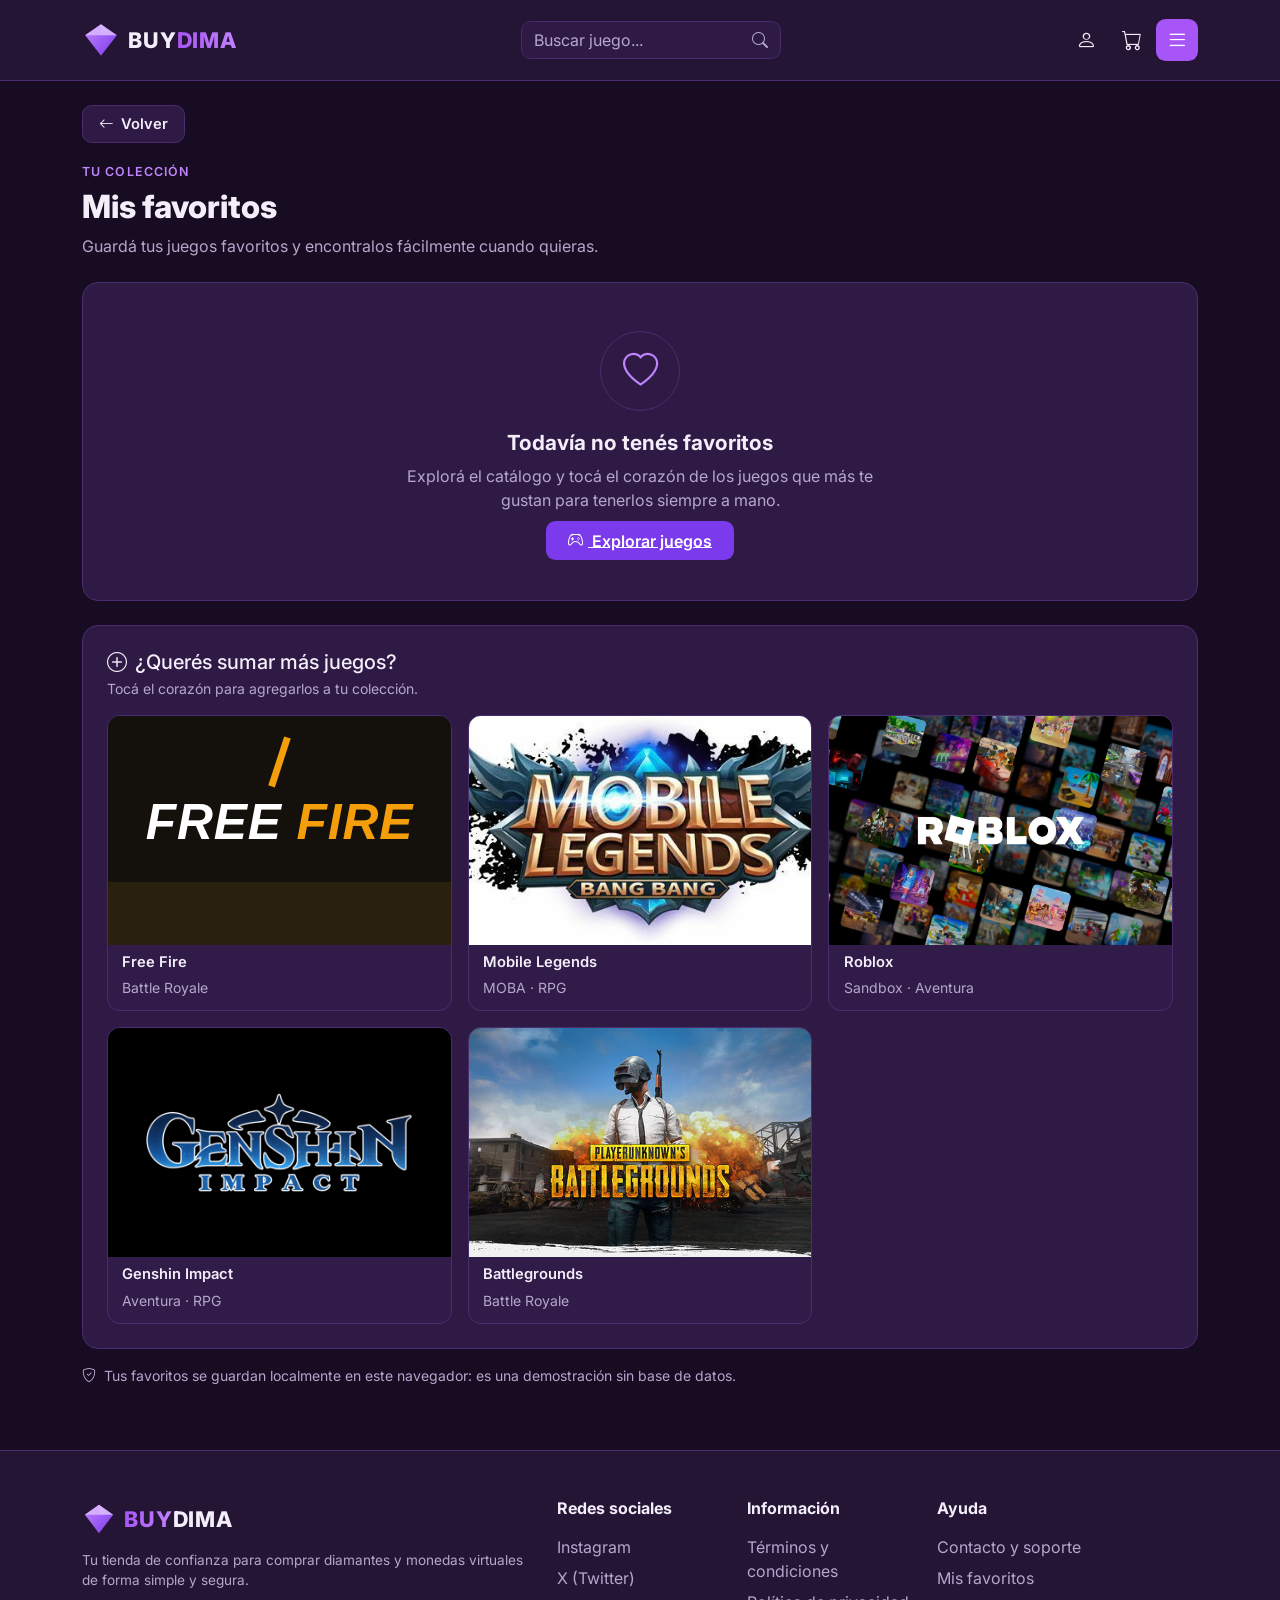
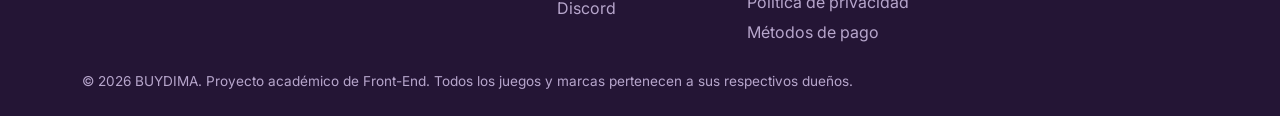
<file: docs/paginas/favoritos.html>
<!doctype html>
<html lang="es" data-bs-theme="dark">
  <head>
    <meta charset="utf-8" />
    <meta name="viewport" content="width=device-width, initial-scale=1" />
    <title>Mis favoritos | BUYDIMA</title>
    <meta
      name="description"
      content="Guardá tus juegos favoritos en BUYDIMA y encontralos fácilmente cuando quieras: accedé rápido a tus recargas preferidas."
    />
    <link rel="icon" href="../img/logo-diamante.svg" type="image/svg+xml" />
    <link
      href="https://cdn.jsdelivr.net/npm/bootstrap@5.3.3/dist/css/bootstrap.min.css"
      rel="stylesheet"
    />
    <link
      rel="stylesheet"
      href="https://cdn.jsdelivr.net/npm/bootstrap-icons@1.11.3/font/bootstrap-icons.min.css"
    />
    <link rel="preconnect" href="https://fonts.googleapis.com" />
    <link rel="preconnect" href="https://fonts.gstatic.com" crossorigin />
    <link
      href="https://fonts.googleapis.com/css2?family=Inter:wght@400;500;600;700;800&display=swap"
      rel="stylesheet"
    />
    <link rel="stylesheet" href="../css/estilos.css" />
  </head>

  <body data-pagina="favoritos">
    <a class="salto-contenido btn btn-light" href="#contenido-principal"
      >Saltar al contenido principal</a
    >

    <header class="encabezado-sitio">
      <nav class="navbar navbar-expand-md py-3" aria-label="Navegación principal">
        <div class="container d-flex align-items-center justify-content-between gap-3">
          <a class="navbar-brand d-flex align-items-center gap-2 m-0" href="../index.html">
            <img src="../img/logo-diamante.svg" alt="Logo de BUYDIMA" width="38" height="38" />
            <span class="logo-texto"
              ><span class="parte-buy">BUY</span><span class="parte-dima">DIMA</span></span
            >
          </a>

          <form role="search" action="juegos.html" method="get" class="buscador" novalidate>
            <div>
              <label class="visually-hidden" for="buscador-encabezado">Buscar juego</label>
              <input
                class="form-control"
                type="search"
                name="q"
                id="buscador-encabezado"
                placeholder="Buscar juego..."
                autocomplete="off"
              />
              <div class="invalid-feedback">Escribí al menos 2 caracteres para buscar.</div>
            </div>
            <button class="boton-buscar" type="submit" aria-label="Buscar">
              <i class="bi bi-search" aria-hidden="true"></i>
            </button>
          </form>

          <div class="d-flex align-items-center gap-1">
            <a class="boton-icono" href="perfil.html" aria-label="Mi cuenta">
              <i class="bi bi-person" aria-hidden="true"></i>
            </a>
            <a
              class="boton-icono position-relative"
              href="carrito.html"
              aria-label="Ver carrito de compras"
            >
              <i class="bi bi-cart" aria-hidden="true"></i>
              <span class="contador-carrito" id="contador-carrito" hidden>0</span>
            </a>
            <button
              class="boton-menu"
              type="button"
              data-bs-toggle="offcanvas"
              data-bs-target="#menu-principal"
              aria-controls="menu-principal"
              aria-label="Abrir menú principal"
            >
              <i class="bi bi-list" aria-hidden="true"></i>
            </button>
          </div>
        </div>
      </nav>

      <div
        class="offcanvas offcanvas-end menu-lateral"
        tabindex="-1"
        id="menu-principal"
        aria-labelledby="titulo-menu"
      >
        <div class="offcanvas-header">
          <h2 class="offcanvas-title titulo-menu" id="titulo-menu">Menú principal</h2>
          <button
            type="button"
            class="btn-close"
            data-bs-dismiss="offcanvas"
            aria-label="Cerrar menú"
          ></button>
        </div>
        <div class="offcanvas-body">
          <nav aria-label="Menú del sitio">
            <ul class="lista-menu">
              <li>
                <a href="../index.html"
                  ><i class="bi bi-house icono-menu" aria-hidden="true"></i> Inicio
                  <i class="bi bi-chevron-right" aria-hidden="true"></i
                ></a>
              </li>
              <li>
                <a href="juegos.html"
                  ><i class="bi bi-controller icono-menu" aria-hidden="true"></i> Juegos
                  <i class="bi bi-chevron-right" aria-hidden="true"></i
                ></a>
              </li>
              <li>
                <a href="ofertas.html"
                  ><i class="bi bi-percent icono-menu" aria-hidden="true"></i> Ofertas especiales
                  <i class="bi bi-chevron-right" aria-hidden="true"></i
                ></a>
              </li>
              <li>
                <a href="metodos-pago.html"
                  ><i class="bi bi-credit-card-2-front icono-menu" aria-hidden="true"></i> Métodos
                  de pago <i class="bi bi-chevron-right" aria-hidden="true"></i
                ></a>
              </li>
              <li>
                <a class="activo" aria-current="page" href="favoritos.html"
                  ><i class="bi bi-heart icono-menu" aria-hidden="true"></i> Mis favoritos
                  <i class="bi bi-chevron-right" aria-hidden="true"></i
                ></a>
              </li>
              <li>
                <a href="contacto.html"
                  ><i class="bi bi-headset icono-menu" aria-hidden="true"></i> Contacto y soporte
                  <i class="bi bi-chevron-right" aria-hidden="true"></i
                ></a>
              </li>
              <li>
                <a href="perfil.html"
                  ><i class="bi bi-person icono-menu" aria-hidden="true"></i> Mi cuenta
                  <i class="bi bi-chevron-right" aria-hidden="true"></i
                ></a>
              </li>
            </ul>
          </nav>
        </div>
      </div>
    </header>

    <main id="contenido-principal">
      <div class="container my-4">
        <button class="boton-volver" type="button" data-volver-atras>
          <i class="bi bi-arrow-left" aria-hidden="true"></i> Volver
        </button>

        <header>
          <p class="etiqueta-catalogo">Tu colección</p>
          <h1 class="titulo-pagina">Mis favoritos</h1>
          <p class="texto-suave">
            Guardá tus juegos favoritos y encontralos fácilmente cuando quieras.
          </p>
        </header>

        <!-- Estado vacío: se muestra cuando no hay favoritos guardados -->
        <section
          class="panel estado-vacio-favoritos mt-4"
          id="estado-vacio-favoritos"
          aria-labelledby="titulo-vacio"
          hidden
        >
          <span class="icono-vacio" aria-hidden="true"><i class="bi bi-heart"></i></span>
          <h2 id="titulo-vacio" tabindex="-1">Todavía no tenés favoritos</h2>
          <p class="texto-suave">
            Explorá el catálogo y tocá el corazón de los juegos que más te gustan para tenerlos
            siempre a mano.
          </p>
          <a class="boton-compra" href="juegos.html"
            ><i class="bi bi-controller me-1" aria-hidden="true"></i> Explorar juegos</a
          >
        </section>

        <!-- Grilla de favoritos (las tarjetas se dibujan con JavaScript) -->
        <section class="mt-4" aria-labelledby="titulo-favoritos">
          <h2 class="visually-hidden" id="titulo-favoritos">Juegos guardados como favoritos</h2>
          <div class="row row-cols-1 row-cols-sm-2 row-cols-lg-3 g-3" id="grilla-favoritos"></div>
        </section>

        <!-- Sección para sumar más juegos a favoritos -->
        <section
          class="panel p-4 mt-4"
          id="seccion-agregar-favoritos"
          aria-labelledby="titulo-agregar"
        >
          <h2 class="h5 mb-1" id="titulo-agregar">
            <i class="bi bi-plus-circle me-2" aria-hidden="true"></i>¿Querés sumar más juegos?
          </h2>
          <p class="texto-suave small mb-3">Tocá el corazón para agregarlos a tu colección.</p>
          <div class="row row-cols-2 row-cols-md-3 g-3" id="lista-agregar-favoritos"></div>
        </section>

        <!-- Aclaración discreta: los favoritos viven solo en este navegador -->
        <p class="texto-suave small mt-3 mb-0">
          <i class="bi bi-shield-check me-1" aria-hidden="true"></i>
          Tus favoritos se guardan localmente en este navegador: es una demostración sin base de
          datos.
        </p>
      </div>
    </main>

    <footer class="pie-sitio">
      <div class="container">
        <div class="row g-4">
          <div class="col-md-5">
            <a
              class="d-inline-flex align-items-center gap-2 text-decoration-none"
              href="../index.html"
            >
              <img src="../img/logo-diamante.svg" alt="" width="34" height="34" />
              <span class="logo-texto"
                ><span class="parte-dima">BUY</span><span class="parte-buy">DIMA</span></span
              >
            </a>
            <p class="firma-pie mt-2 mb-0">
              Tu tienda de confianza para comprar diamantes y monedas virtuales de forma simple y
              segura.
            </p>
          </div>
          <div class="col-6 col-md-2">
            <h2>Redes sociales</h2>
            <ul>
              <li><a href="https://instagram.com" target="_blank" rel="noopener">Instagram</a></li>
              <li><a href="https://x.com" target="_blank" rel="noopener">X (Twitter)</a></li>
              <li><a href="https://discord.com" target="_blank" rel="noopener">Discord</a></li>
            </ul>
          </div>
          <div class="col-6 col-md-2">
            <h2>Información</h2>
            <ul>
              <li><a href="#">Términos y condiciones</a></li>
              <li><a href="#">Política de privacidad</a></li>
              <li><a href="metodos-pago.html">Métodos de pago</a></li>
            </ul>
          </div>
          <div class="col-md-3">
            <h2>Ayuda</h2>
            <ul>
              <li><a href="contacto.html">Contacto y soporte</a></li>
              <li><a href="favoritos.html">Mis favoritos</a></li>
            </ul>
          </div>
        </div>
        <p class="firma-pie mt-4 mb-0">
          © 2026 BUYDIMA. Proyecto académico de Front-End. Todos los juegos y marcas pertenecen a
          sus respectivos dueños.
        </p>
      </div>
    </footer>

    <script src="https://cdn.jsdelivr.net/npm/bootstrap@5.3.3/dist/js/bootstrap.bundle.min.js"></script>
    <script src="../js/main.js"></script>
  </body>
</html>
</file>
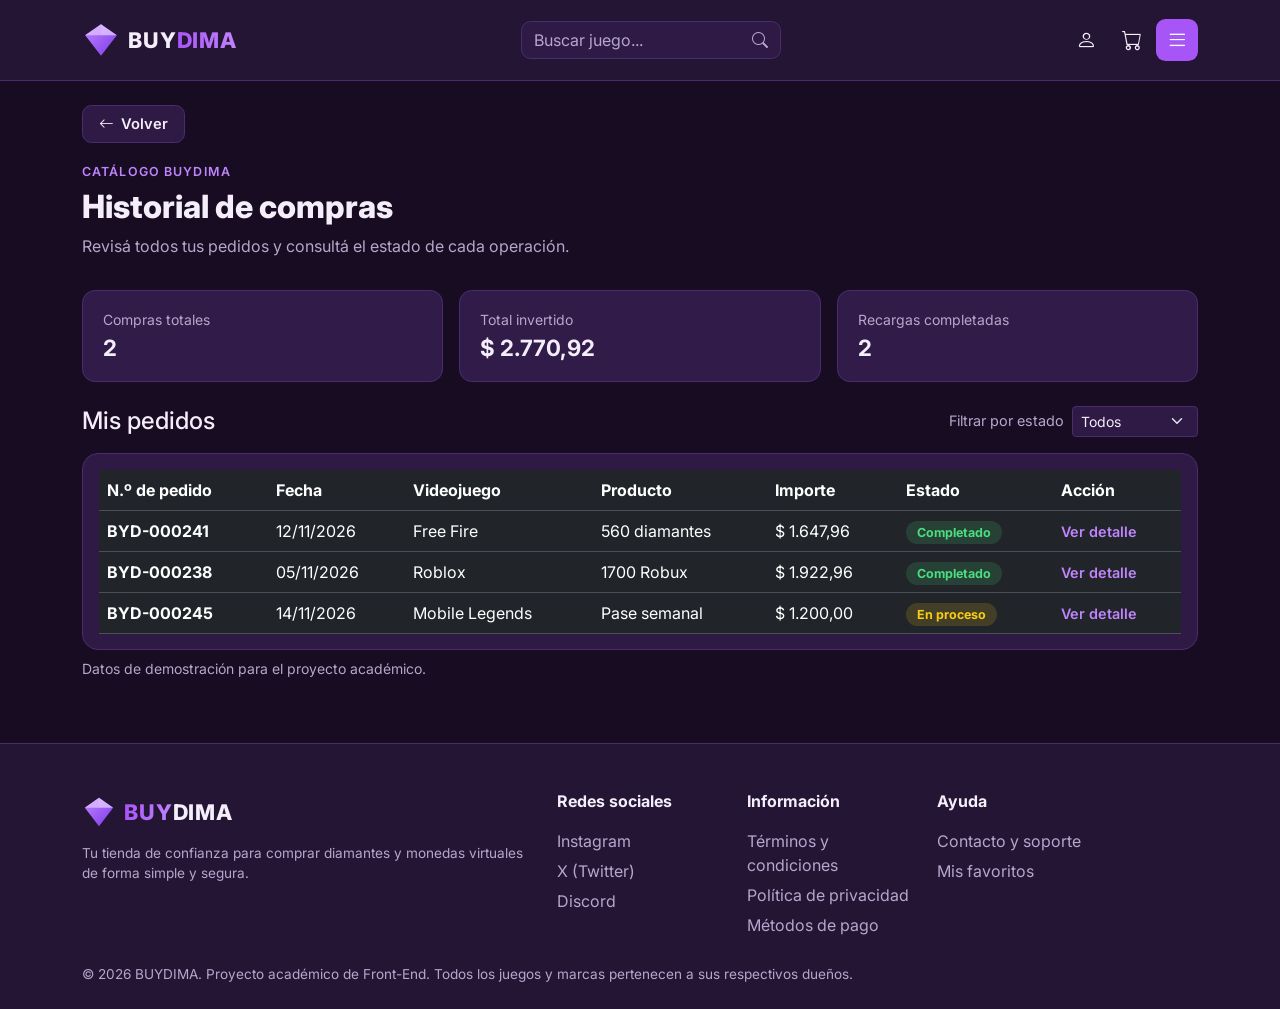
<file: docs/paginas/historial-compras.html>
﻿<!doctype html>
<html lang="es" data-bs-theme="dark">
  <head>
    <meta charset="utf-8" />
    <meta name="viewport" content="width=device-width, initial-scale=1" />
    <title>Historial de compras | BUYDIMA</title>
    <meta
      name="description"
      content="Revisá todos tus pedidos de BUYDIMA y consultá el estado de cada recarga: fechas, productos, importes y seguimiento de tus compras."
    />
    <link rel="icon" href="../img/logo-diamante.svg" type="image/svg+xml" />
    <link
      href="https://cdn.jsdelivr.net/npm/bootstrap@5.3.3/dist/css/bootstrap.min.css"
      rel="stylesheet"
    />
    <link
      rel="stylesheet"
      href="https://cdn.jsdelivr.net/npm/bootstrap-icons@1.11.3/font/bootstrap-icons.min.css"
    />
    <link rel="preconnect" href="https://fonts.googleapis.com" />
    <link rel="preconnect" href="https://fonts.gstatic.com" crossorigin />
    <link
      href="https://fonts.googleapis.com/css2?family=Inter:wght@400;500;600;700;800&display=swap"
      rel="stylesheet"
    />
    <link rel="stylesheet" href="../css/estilos.css" />
  </head>

  <body data-pagina="historial">
    <a class="salto-contenido btn btn-light" href="#contenido-principal"
      >Saltar al contenido principal</a
    >

    <header class="encabezado-sitio">
      <nav class="navbar navbar-expand-md py-3" aria-label="Navegación principal">
        <div class="container d-flex align-items-center justify-content-between gap-3">
          <a class="navbar-brand d-flex align-items-center gap-2 m-0" href="../index.html">
            <img src="../img/logo-diamante.svg" alt="Logo de BUYDIMA" width="38" height="38" />
            <span class="logo-texto"
              ><span class="parte-buy">BUY</span><span class="parte-dima">DIMA</span></span
            >
          </a>

          <form role="search" action="juegos.html" method="get" class="buscador" novalidate>
            <div>
              <label class="visually-hidden" for="buscador-encabezado">Buscar juego</label>
              <input
                class="form-control"
                type="search"
                name="q"
                id="buscador-encabezado"
                placeholder="Buscar juego..."
                autocomplete="off"
              />
              <div class="invalid-feedback">Escribí al menos 2 caracteres para buscar.</div>
            </div>
            <button class="boton-buscar" type="submit" aria-label="Buscar">
              <i class="bi bi-search" aria-hidden="true"></i>
            </button>
          </form>

          <div class="d-flex align-items-center gap-1">
            <a class="boton-icono" href="perfil.html" aria-label="Mi cuenta">
              <i class="bi bi-person" aria-hidden="true"></i>
            </a>
            <a
              class="boton-icono position-relative"
              href="carrito.html"
              aria-label="Ver carrito de compras"
            >
              <i class="bi bi-cart" aria-hidden="true"></i>
              <span class="contador-carrito" id="contador-carrito" hidden>0</span>
            </a>
            <button
              class="boton-menu"
              type="button"
              data-bs-toggle="offcanvas"
              data-bs-target="#menu-principal"
              aria-controls="menu-principal"
              aria-label="Abrir menú principal"
            >
              <i class="bi bi-list" aria-hidden="true"></i>
            </button>
          </div>
        </div>
      </nav>

      <div
        class="offcanvas offcanvas-end menu-lateral"
        tabindex="-1"
        id="menu-principal"
        aria-labelledby="titulo-menu"
      >
        <div class="offcanvas-header">
          <h2 class="offcanvas-title titulo-menu" id="titulo-menu">Menú principal</h2>
          <button
            type="button"
            class="btn-close"
            data-bs-dismiss="offcanvas"
            aria-label="Cerrar menú"
          ></button>
        </div>
        <div class="offcanvas-body">
          <nav aria-label="Menú del sitio">
            <ul class="lista-menu">
              <li>
                <a href="../index.html"
                  ><i class="bi bi-house icono-menu" aria-hidden="true"></i> Inicio
                  <i class="bi bi-chevron-right" aria-hidden="true"></i
                ></a>
              </li>
              <li>
                <a href="juegos.html"
                  ><i class="bi bi-controller icono-menu" aria-hidden="true"></i> Juegos
                  <i class="bi bi-chevron-right" aria-hidden="true"></i
                ></a>
              </li>
              <li>
                <a href="ofertas.html"
                  ><i class="bi bi-percent icono-menu" aria-hidden="true"></i> Ofertas especiales
                  <i class="bi bi-chevron-right" aria-hidden="true"></i
                ></a>
              </li>
              <li>
                <a href="metodos-pago.html"
                  ><i class="bi bi-credit-card-2-front icono-menu" aria-hidden="true"></i> Métodos
                  de pago <i class="bi bi-chevron-right" aria-hidden="true"></i
                ></a>
              </li>
              <li>
                <a href="favoritos.html"
                  ><i class="bi bi-heart icono-menu" aria-hidden="true"></i> Mis favoritos
                  <i class="bi bi-chevron-right" aria-hidden="true"></i
                ></a>
              </li>
              <li>
                <a href="contacto.html"
                  ><i class="bi bi-headset icono-menu" aria-hidden="true"></i> Contacto y soporte
                  <i class="bi bi-chevron-right" aria-hidden="true"></i
                ></a>
              </li>
              <li>
                <a href="perfil.html"
                  ><i class="bi bi-person icono-menu" aria-hidden="true"></i> Mi cuenta
                  <i class="bi bi-chevron-right" aria-hidden="true"></i
                ></a>
              </li>
            </ul>
          </nav>
        </div>
      </div>
    </header>

    <main id="contenido-principal">
      <div class="container my-4">
        <button class="boton-volver" type="button" data-volver-atras>
          <i class="bi bi-arrow-left" aria-hidden="true"></i> Volver
        </button>

        <header>
          <p class="etiqueta-catalogo">Catálogo BUYDIMA</p>
          <h1 class="titulo-pagina">Historial de compras</h1>
          <p class="texto-suave">
            Revisá todos tus pedidos y consultá el estado de cada operación.
          </p>
        </header>

        <!-- Resumen de la actividad -->
        <section class="row row-cols-1 row-cols-md-3 g-3 mt-1" aria-labelledby="titulo-resumen">
          <h2 class="visually-hidden" id="titulo-resumen">Resumen de la actividad</h2>
          <div class="col">
            <article class="tarjeta-dato">
              <small>Compras totales</small><br />
              <strong>2</strong>
            </article>
          </div>
          <div class="col">
            <article class="tarjeta-dato">
              <small>Total invertido</small><br />
              <strong>$ 2.770,92</strong>
            </article>
          </div>
          <div class="col">
            <article class="tarjeta-dato">
              <small>Recargas completadas</small><br />
              <strong>2</strong>
            </article>
          </div>
        </section>

        <!-- Listado de pedidos -->
        <section class="mt-4" aria-labelledby="titulo-pedidos">
          <div class="d-flex flex-wrap align-items-center justify-content-between gap-2 mb-3">
            <h2 class="h4 mb-0" id="titulo-pedidos">Mis pedidos</h2>
            <div class="d-flex align-items-center gap-2">
              <label class="form-label mb-0" for="filtro-estado">Filtrar por estado</label>
              <select class="form-select form-select-sm w-auto" id="filtro-estado">
                <option value="todos" selected>Todos</option>
                <option value="completado">Completado</option>
                <option value="proceso">En proceso</option>
              </select>
            </div>
          </div>

          <div class="table-responsive panel p-3">
            <table class="table align-middle mb-0" id="tabla-pedidos">
              <caption class="visually-hidden">
                Listado de pedidos con número, fecha, producto, importe y estado
              </caption>
              <thead>
                <tr>
                  <th scope="col">N.º de pedido</th>
                  <th scope="col">Fecha</th>
                  <th scope="col">Videojuego</th>
                  <th scope="col">Producto</th>
                  <th scope="col">Importe</th>
                  <th scope="col">Estado</th>
                  <th scope="col">Acción</th>
                </tr>
              </thead>
              <tbody>
                <tr data-estado="completado">
                  <th scope="row">BYD-000241</th>
                  <td>12/11/2026</td>
                  <td>Free Fire</td>
                  <td>560 diamantes</td>
                  <td>$ 1.647,96</td>
                  <td><span class="etiqueta-estado completado">Completado</span></td>
                  <td>
                    <a href="#" class="enlace-recargar"
                      >Ver detalle <span class="visually-hidden">del pedido BYD-000241</span></a
                    >
                  </td>
                </tr>
                <tr data-estado="completado">
                  <th scope="row">BYD-000238</th>
                  <td>05/11/2026</td>
                  <td>Roblox</td>
                  <td>1700 Robux</td>
                  <td>$ 1.922,96</td>
                  <td><span class="etiqueta-estado completado">Completado</span></td>
                  <td>
                    <a href="#" class="enlace-recargar"
                      >Ver detalle <span class="visually-hidden">del pedido BYD-000238</span></a
                    >
                  </td>
                </tr>
                <tr data-estado="proceso">
                  <th scope="row">BYD-000245</th>
                  <td>14/11/2026</td>
                  <td>Mobile Legends</td>
                  <td>Pase semanal</td>
                  <td>$ 1.200,00</td>
                  <td><span class="etiqueta-estado proceso">En proceso</span></td>
                  <td>
                    <a href="#" class="enlace-recargar"
                      >Ver detalle <span class="visually-hidden">del pedido BYD-000245</span></a
                    >
                  </td>
                </tr>
              </tbody>
            </table>
          </div>
          <p class="texto-suave small mt-2 mb-0">
            Datos de demostración para el proyecto académico.
          </p>
        </section>
      </div>
    </main>

    <footer class="pie-sitio">
      <div class="container">
        <div class="row g-4">
          <div class="col-md-5">
            <a
              class="d-inline-flex align-items-center gap-2 text-decoration-none"
              href="../index.html"
            >
              <img src="../img/logo-diamante.svg" alt="" width="34" height="34" />
              <span class="logo-texto"
                ><span class="parte-dima">BUY</span><span class="parte-buy">DIMA</span></span
              >
            </a>
            <p class="firma-pie mt-2 mb-0">
              Tu tienda de confianza para comprar diamantes y monedas virtuales de forma simple y
              segura.
            </p>
          </div>
          <div class="col-6 col-md-2">
            <h2>Redes sociales</h2>
            <ul>
              <li><a href="https://instagram.com" target="_blank" rel="noopener">Instagram</a></li>
              <li><a href="https://x.com" target="_blank" rel="noopener">X (Twitter)</a></li>
              <li><a href="https://discord.com" target="_blank" rel="noopener">Discord</a></li>
            </ul>
          </div>
          <div class="col-6 col-md-2">
            <h2>Información</h2>
            <ul>
              <li><a href="#">Términos y condiciones</a></li>
              <li><a href="#">Política de privacidad</a></li>
              <li><a href="metodos-pago.html">Métodos de pago</a></li>
            </ul>
          </div>
          <div class="col-md-3">
            <h2>Ayuda</h2>
            <ul>
              <li><a href="contacto.html">Contacto y soporte</a></li>
              <li><a href="favoritos.html">Mis favoritos</a></li>
            </ul>
          </div>
        </div>
        <p class="firma-pie mt-4 mb-0">
          © 2026 BUYDIMA. Proyecto académico de Front-End. Todos los juegos y marcas pertenecen a
          sus respectivos dueños.
        </p>
      </div>
    </footer>

    <script src="https://cdn.jsdelivr.net/npm/bootstrap@5.3.3/dist/js/bootstrap.bundle.min.js"></script>
    <script src="../js/main.js"></script>
  </body>
</html>
</file>
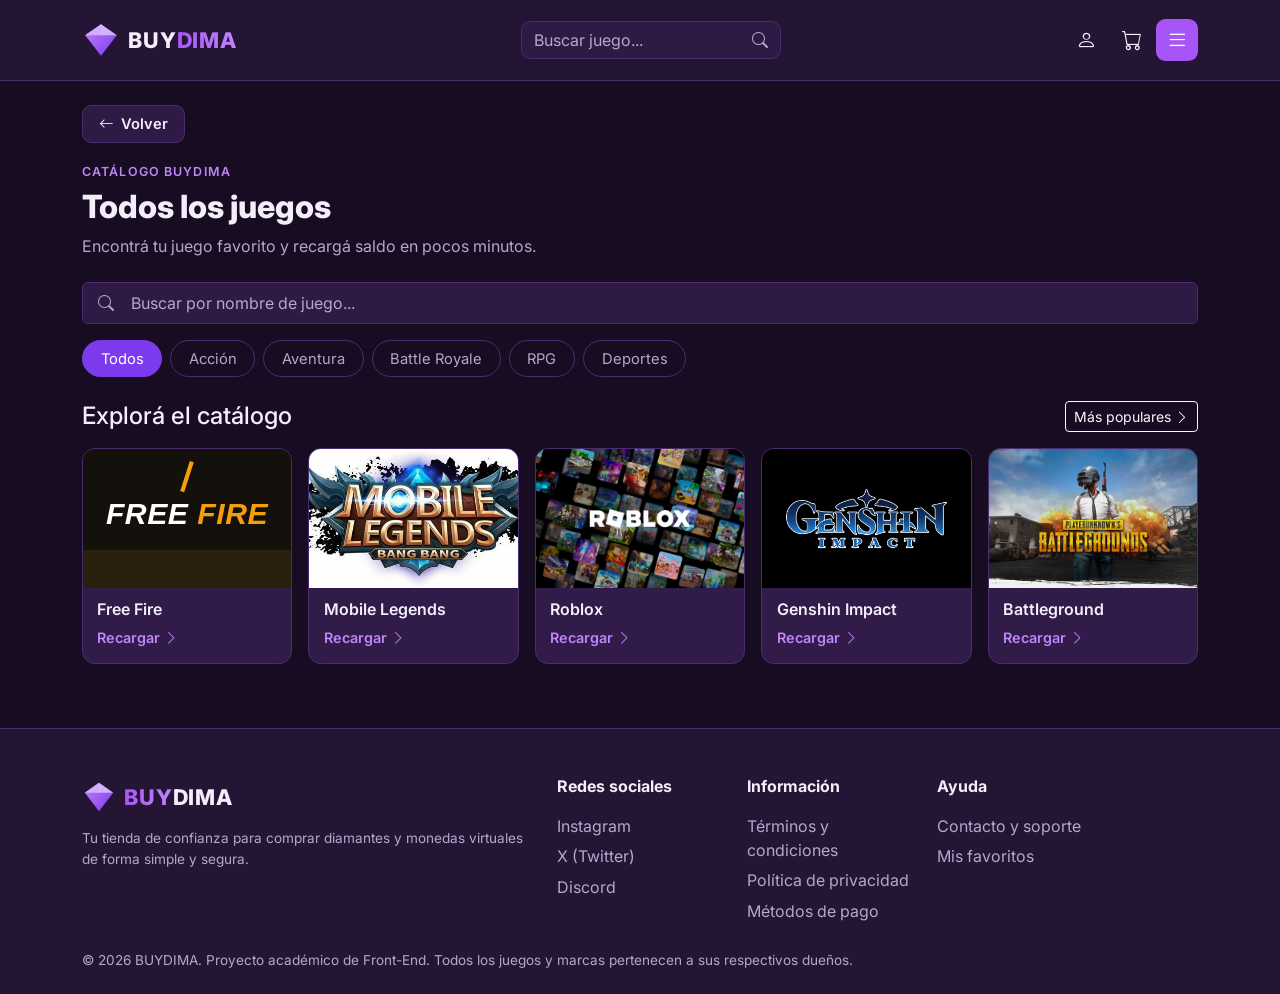
<file: docs/paginas/juegos.html>
﻿<!doctype html>
<html lang="es" data-bs-theme="dark">
  <head>
    <meta charset="utf-8" />
    <meta name="viewport" content="width=device-width, initial-scale=1" />
    <title>Todos los juegos | Catálogo BUYDIMA</title>
    <meta
      name="description"
      content="Explorá el catálogo completo de BUYDIMA: diamantes y monedas de Free Fire, Mobile Legends, Roblox, Genshin Impact y Battlegrounds, filtrados por categoría."
    />
    <link rel="icon" href="../img/logo-diamante.svg" type="image/svg+xml" />
    <link
      href="https://cdn.jsdelivr.net/npm/bootstrap@5.3.3/dist/css/bootstrap.min.css"
      rel="stylesheet"
    />
    <link
      rel="stylesheet"
      href="https://cdn.jsdelivr.net/npm/bootstrap-icons@1.11.3/font/bootstrap-icons.min.css"
    />
    <link rel="preconnect" href="https://fonts.googleapis.com" />
    <link rel="preconnect" href="https://fonts.gstatic.com" crossorigin />
    <link
      href="https://fonts.googleapis.com/css2?family=Inter:wght@400;500;600;700;800&display=swap"
      rel="stylesheet"
    />
    <link rel="stylesheet" href="../css/estilos.css" />
  </head>

  <body data-pagina="juegos">
    <a class="salto-contenido btn btn-light" href="#contenido-principal"
      >Saltar al contenido principal</a
    >

    <header class="encabezado-sitio">
      <nav class="navbar navbar-expand-md py-3" aria-label="Navegación principal">
        <div class="container d-flex align-items-center justify-content-between gap-3">
          <a class="navbar-brand d-flex align-items-center gap-2 m-0" href="../index.html">
            <img src="../img/logo-diamante.svg" alt="Logo de BUYDIMA" width="38" height="38" />
            <span class="logo-texto"
              ><span class="parte-buy">BUY</span><span class="parte-dima">DIMA</span></span
            >
          </a>

          <form role="search" action="juegos.html" method="get" class="buscador" novalidate>
            <div>
              <label class="visually-hidden" for="buscador-encabezado">Buscar juego</label>
              <input
                class="form-control"
                type="search"
                name="q"
                id="buscador-encabezado"
                placeholder="Buscar juego..."
                autocomplete="off"
              />
              <div class="invalid-feedback">Escribí al menos 2 caracteres para buscar.</div>
            </div>
            <button class="boton-buscar" type="submit" aria-label="Buscar">
              <i class="bi bi-search" aria-hidden="true"></i>
            </button>
          </form>

          <div class="d-flex align-items-center gap-1">
            <a class="boton-icono" href="perfil.html" aria-label="Mi cuenta">
              <i class="bi bi-person" aria-hidden="true"></i>
            </a>
            <a
              class="boton-icono position-relative"
              href="carrito.html"
              aria-label="Ver carrito de compras"
            >
              <i class="bi bi-cart" aria-hidden="true"></i>
              <span class="contador-carrito" id="contador-carrito" hidden>0</span>
            </a>
            <button
              class="boton-menu"
              type="button"
              data-bs-toggle="offcanvas"
              data-bs-target="#menu-principal"
              aria-controls="menu-principal"
              aria-label="Abrir menú principal"
            >
              <i class="bi bi-list" aria-hidden="true"></i>
            </button>
          </div>
        </div>
      </nav>

      <div
        class="offcanvas offcanvas-end menu-lateral"
        tabindex="-1"
        id="menu-principal"
        aria-labelledby="titulo-menu"
      >
        <div class="offcanvas-header">
          <h2 class="offcanvas-title titulo-menu" id="titulo-menu">Menú principal</h2>
          <button
            type="button"
            class="btn-close"
            data-bs-dismiss="offcanvas"
            aria-label="Cerrar menú"
          ></button>
        </div>
        <div class="offcanvas-body">
          <nav aria-label="Menú del sitio">
            <ul class="lista-menu">
              <li>
                <a href="../index.html"
                  ><i class="bi bi-house icono-menu" aria-hidden="true"></i> Inicio
                  <i class="bi bi-chevron-right" aria-hidden="true"></i
                ></a>
              </li>
              <li>
                <a class="activo" aria-current="page" href="juegos.html"
                  ><i class="bi bi-controller icono-menu" aria-hidden="true"></i> Juegos
                  <i class="bi bi-chevron-right" aria-hidden="true"></i
                ></a>
              </li>
              <li>
                <a href="ofertas.html"
                  ><i class="bi bi-percent icono-menu" aria-hidden="true"></i> Ofertas especiales
                  <i class="bi bi-chevron-right" aria-hidden="true"></i
                ></a>
              </li>
              <li>
                <a href="metodos-pago.html"
                  ><i class="bi bi-credit-card-2-front icono-menu" aria-hidden="true"></i> Métodos
                  de pago <i class="bi bi-chevron-right" aria-hidden="true"></i
                ></a>
              </li>
              <li>
                <a href="favoritos.html"
                  ><i class="bi bi-heart icono-menu" aria-hidden="true"></i> Mis favoritos
                  <i class="bi bi-chevron-right" aria-hidden="true"></i
                ></a>
              </li>
              <li>
                <a href="contacto.html"
                  ><i class="bi bi-headset icono-menu" aria-hidden="true"></i> Contacto y soporte
                  <i class="bi bi-chevron-right" aria-hidden="true"></i
                ></a>
              </li>
              <li>
                <a href="perfil.html"
                  ><i class="bi bi-person icono-menu" aria-hidden="true"></i> Mi cuenta
                  <i class="bi bi-chevron-right" aria-hidden="true"></i
                ></a>
              </li>
            </ul>
          </nav>
        </div>
      </div>
    </header>

    <main id="contenido-principal">
      <div class="container my-4">
        <button class="boton-volver" type="button" data-volver-atras>
          <i class="bi bi-arrow-left" aria-hidden="true"></i> Volver
        </button>

        <header>
          <p class="etiqueta-catalogo">Catálogo BUYDIMA</p>
          <h1 class="titulo-pagina">Todos los juegos</h1>
          <p class="texto-suave">Encontrá tu juego favorito y recargá saldo en pocos minutos.</p>
        </header>

        <!-- Buscador grande del catálogo -->
        <form class="row g-2 mt-3" role="search" onsubmit="return false;">
          <div class="col-12">
            <label class="visually-hidden" for="filtro-busqueda">Buscar juego por nombre</label>
            <div class="position-relative">
              <i
                class="bi bi-search position-absolute top-50 translate-middle-y ms-3 texto-suave"
                aria-hidden="true"
              ></i>
              <input
                type="search"
                class="form-control ps-5 py-2"
                id="filtro-busqueda"
                placeholder="Buscar por nombre de juego..."
                autocomplete="off"
              />
            </div>
          </div>
        </form>

        <!-- Filtros por categoría -->
        <nav class="d-flex flex-wrap gap-2 mt-3" aria-label="Filtrar catálogo por categoría">
          <button class="chip-filtro activo" type="button" data-filtro="todos">Todos</button>
          <button class="chip-filtro" type="button" data-filtro="accion">Acción</button>
          <button class="chip-filtro" type="button" data-filtro="aventura">Aventura</button>
          <button class="chip-filtro" type="button" data-filtro="battle-royale">
            Battle Royale
          </button>
          <button class="chip-filtro" type="button" data-filtro="rpg">RPG</button>
          <button class="chip-filtro" type="button" data-filtro="deportes">Deportes</button>
        </nav>

        <div class="d-flex align-items-center justify-content-between mt-4 mb-3">
          <h2 class="h4 mb-0" id="titulo-catalogo">Explorá el catálogo</h2>
          <button class="btn btn-outline-light btn-sm" type="button" id="boton-populares">
            Más populares <i class="bi bi-chevron-right" aria-hidden="true"></i>
          </button>
        </div>

        <!-- Grilla de juegos (cada tarjeta declara su categoría y popularidad) -->
        <div class="row row-cols-2 row-cols-md-3 row-cols-lg-5 g-3" id="grilla-juegos">
          <div class="col">
            <article
              class="tarjeta-juego"
              data-categoria="battle-royale"
              data-nombre="Free Fire"
              data-popularidad="95"
            >
              <img src="../img/freefire.svg" alt="Logo del juego Free Fire" />
              <div class="cuerpo">
                <h3 class="h6">Free Fire</h3>
                <a class="enlace-recargar" href="detalle-juego.html?juego=freefire"
                  >Recargar <i class="bi bi-chevron-right" aria-hidden="true"></i
                  ><span class="visually-hidden">diamantes de Free Fire</span></a
                >
              </div>
            </article>
          </div>
          <div class="col">
            <article
              class="tarjeta-juego"
              data-categoria="accion"
              data-nombre="Mobile Legends"
              data-popularidad="90"
            >
              <img src="../img/mobilelegends.jpg" alt="Logo del juego Mobile Legends" />
              <div class="cuerpo">
                <h3 class="h6">Mobile Legends</h3>
                <a class="enlace-recargar" href="detalle-juego.html?juego=mobilelegends"
                  >Recargar <i class="bi bi-chevron-right" aria-hidden="true"></i
                  ><span class="visually-hidden">diamantes de Mobile Legends</span></a
                >
              </div>
            </article>
          </div>
          <div class="col">
            <article
              class="tarjeta-juego"
              data-categoria="aventura"
              data-nombre="Roblox"
              data-popularidad="88"
            >
              <img src="../img/roblox-banner.jpg" alt="Logo del juego Roblox" />
              <div class="cuerpo">
                <h3 class="h6">Roblox</h3>
                <a class="enlace-recargar" href="detalle-juego.html?juego=roblox"
                  >Recargar <i class="bi bi-chevron-right" aria-hidden="true"></i
                  ><span class="visually-hidden">Robux de Roblox</span></a
                >
              </div>
            </article>
          </div>
          <div class="col">
            <article
              class="tarjeta-juego"
              data-categoria="rpg"
              data-nombre="Genshin Impact"
              data-popularidad="80"
            >
              <img src="../img/genshin.png" alt="Logo del juego Genshin Impact" />
              <div class="cuerpo">
                <h3 class="h6">Genshin Impact</h3>
                <a class="enlace-recargar" href="detalle-juego.html?juego=genshin"
                  >Recargar <i class="bi bi-chevron-right" aria-hidden="true"></i
                  ><span class="visually-hidden">Cristales Génesis de Genshin Impact</span></a
                >
              </div>
            </article>
          </div>
          <div class="col">
            <article
              class="tarjeta-juego"
              data-categoria="accion"
              data-nombre="Battleground"
              data-popularidad="75"
            >
              <img src="../img/battleground.jpg" alt="Logo del juego Battlegrounds Mobile" />
              <div class="cuerpo">
                <h3 class="h6">Battleground</h3>
                <a class="enlace-recargar" href="detalle-juego.html?juego=battleground"
                  >Recargar <i class="bi bi-chevron-right" aria-hidden="true"></i
                  ><span class="visually-hidden">UC de Battlegrounds</span></a
                >
              </div>
            </article>
          </div>
        </div>
        <p class="texto-suave mt-4" id="sin-resultados" hidden>
          No se encontraron juegos con ese criterio. Probá con otra búsqueda.
        </p>
      </div>
    </main>

    <footer class="pie-sitio">
      <div class="container">
        <div class="row g-4">
          <div class="col-md-5">
            <a
              class="d-inline-flex align-items-center gap-2 text-decoration-none"
              href="../index.html"
            >
              <img src="../img/logo-diamante.svg" alt="" width="34" height="34" />
              <span class="logo-texto"
                ><span class="parte-dima">BUY</span><span class="parte-buy">DIMA</span></span
              >
            </a>
            <p class="firma-pie mt-2 mb-0">
              Tu tienda de confianza para comprar diamantes y monedas virtuales de forma simple y
              segura.
            </p>
          </div>
          <div class="col-6 col-md-2">
            <h2>Redes sociales</h2>
            <ul>
              <li><a href="https://instagram.com" target="_blank" rel="noopener">Instagram</a></li>
              <li><a href="https://x.com" target="_blank" rel="noopener">X (Twitter)</a></li>
              <li><a href="https://discord.com" target="_blank" rel="noopener">Discord</a></li>
            </ul>
          </div>
          <div class="col-6 col-md-2">
            <h2>Información</h2>
            <ul>
              <li><a href="#">Términos y condiciones</a></li>
              <li><a href="#">Política de privacidad</a></li>
              <li><a href="metodos-pago.html">Métodos de pago</a></li>
            </ul>
          </div>
          <div class="col-md-3">
            <h2>Ayuda</h2>
            <ul>
              <li><a href="contacto.html">Contacto y soporte</a></li>
              <li><a href="favoritos.html">Mis favoritos</a></li>
            </ul>
          </div>
        </div>
        <p class="firma-pie mt-4 mb-0">
          © 2026 BUYDIMA. Proyecto académico de Front-End. Todos los juegos y marcas pertenecen a
          sus respectivos dueños.
        </p>
      </div>
    </footer>

    <script src="https://cdn.jsdelivr.net/npm/bootstrap@5.3.3/dist/js/bootstrap.bundle.min.js"></script>
    <script src="../js/main.js"></script>
  </body>
</html>
</file>
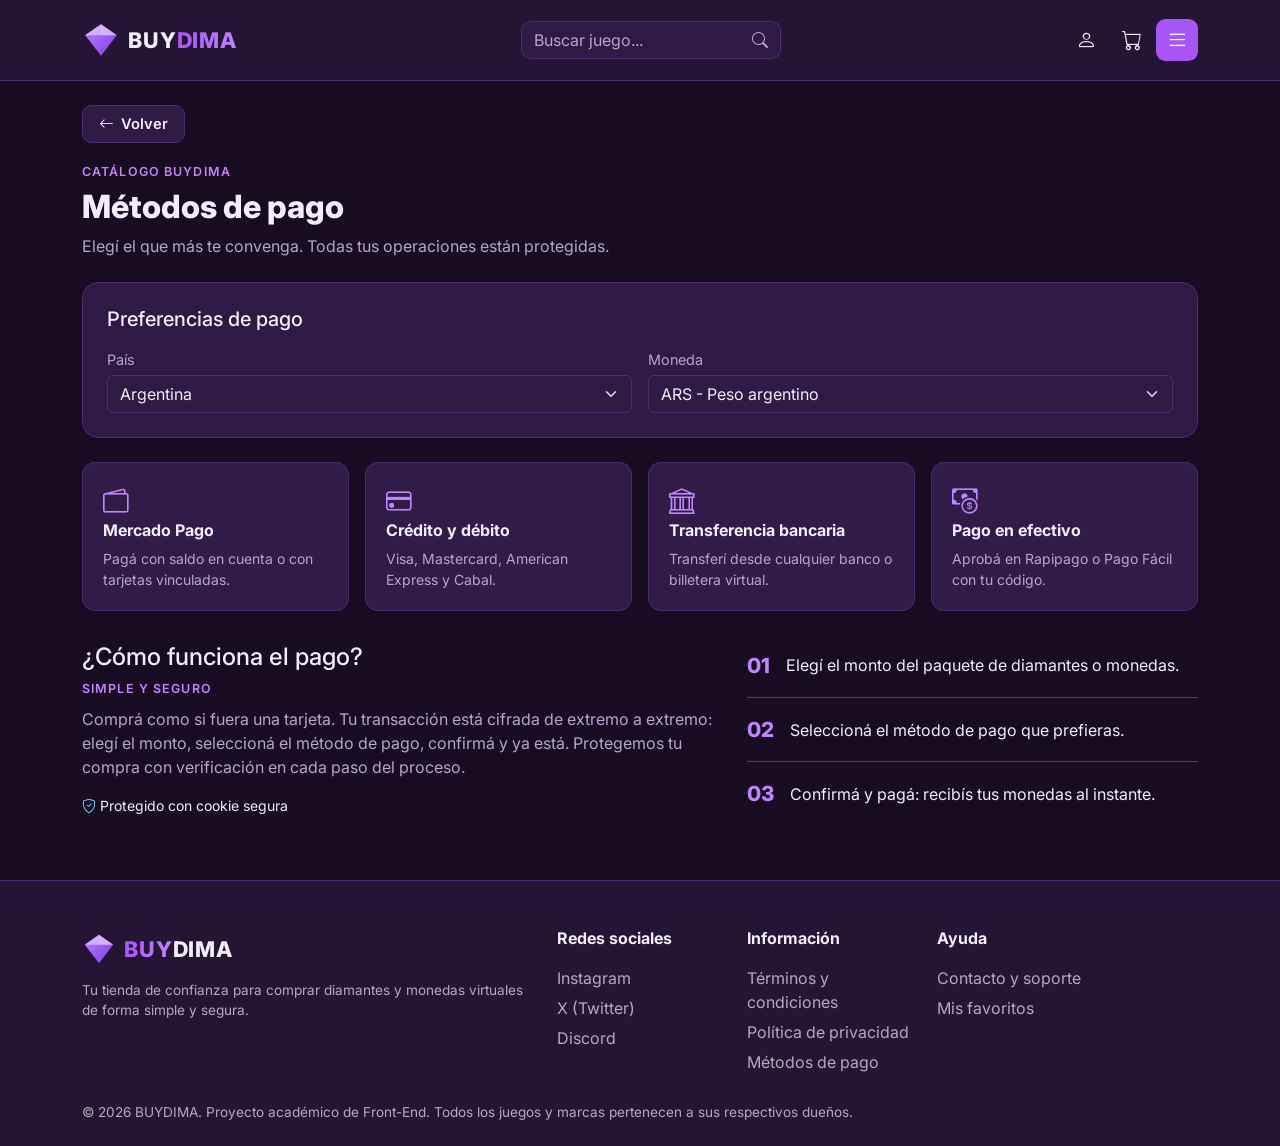
<file: docs/paginas/metodos-pago.html>
﻿<!doctype html>
<html lang="es" data-bs-theme="dark">
  <head>
    <meta charset="utf-8" />
    <meta name="viewport" content="width=device-width, initial-scale=1" />
    <title>Métodos de pago | BUYDIMA</title>
    <meta
      name="description"
      content="Elegí el método de pago que más te convenga en BUYDIMA: Mercado Pago, tarjetas de crédito y débito, transferencia bancaria o pago en efectivo."
    />
    <link rel="icon" href="../img/logo-diamante.svg" type="image/svg+xml" />
    <link
      href="https://cdn.jsdelivr.net/npm/bootstrap@5.3.3/dist/css/bootstrap.min.css"
      rel="stylesheet"
    />
    <link
      rel="stylesheet"
      href="https://cdn.jsdelivr.net/npm/bootstrap-icons@1.11.3/font/bootstrap-icons.min.css"
    />
    <link rel="preconnect" href="https://fonts.googleapis.com" />
    <link rel="preconnect" href="https://fonts.gstatic.com" crossorigin />
    <link
      href="https://fonts.googleapis.com/css2?family=Inter:wght@400;500;600;700;800&display=swap"
      rel="stylesheet"
    />
    <link rel="stylesheet" href="../css/estilos.css" />
  </head>

  <body data-pagina="metodos-pago">
    <a class="salto-contenido btn btn-light" href="#contenido-principal"
      >Saltar al contenido principal</a
    >

    <header class="encabezado-sitio">
      <nav class="navbar navbar-expand-md py-3" aria-label="Navegación principal">
        <div class="container d-flex align-items-center justify-content-between gap-3">
          <a class="navbar-brand d-flex align-items-center gap-2 m-0" href="../index.html">
            <img src="../img/logo-diamante.svg" alt="Logo de BUYDIMA" width="38" height="38" />
            <span class="logo-texto"
              ><span class="parte-buy">BUY</span><span class="parte-dima">DIMA</span></span
            >
          </a>

          <form role="search" action="juegos.html" method="get" class="buscador" novalidate>
            <div>
              <label class="visually-hidden" for="buscador-encabezado">Buscar juego</label>
              <input
                class="form-control"
                type="search"
                name="q"
                id="buscador-encabezado"
                placeholder="Buscar juego..."
                autocomplete="off"
              />
              <div class="invalid-feedback">Escribí al menos 2 caracteres para buscar.</div>
            </div>
            <button class="boton-buscar" type="submit" aria-label="Buscar">
              <i class="bi bi-search" aria-hidden="true"></i>
            </button>
          </form>

          <div class="d-flex align-items-center gap-1">
            <a class="boton-icono" href="perfil.html" aria-label="Mi cuenta">
              <i class="bi bi-person" aria-hidden="true"></i>
            </a>
            <a
              class="boton-icono position-relative"
              href="carrito.html"
              aria-label="Ver carrito de compras"
            >
              <i class="bi bi-cart" aria-hidden="true"></i>
              <span class="contador-carrito" id="contador-carrito" hidden>0</span>
            </a>
            <button
              class="boton-menu"
              type="button"
              data-bs-toggle="offcanvas"
              data-bs-target="#menu-principal"
              aria-controls="menu-principal"
              aria-label="Abrir menú principal"
            >
              <i class="bi bi-list" aria-hidden="true"></i>
            </button>
          </div>
        </div>
      </nav>

      <div
        class="offcanvas offcanvas-end menu-lateral"
        tabindex="-1"
        id="menu-principal"
        aria-labelledby="titulo-menu"
      >
        <div class="offcanvas-header">
          <h2 class="offcanvas-title titulo-menu" id="titulo-menu">Menú principal</h2>
          <button
            type="button"
            class="btn-close"
            data-bs-dismiss="offcanvas"
            aria-label="Cerrar menú"
          ></button>
        </div>
        <div class="offcanvas-body">
          <nav aria-label="Menú del sitio">
            <ul class="lista-menu">
              <li>
                <a href="../index.html"
                  ><i class="bi bi-house icono-menu" aria-hidden="true"></i> Inicio
                  <i class="bi bi-chevron-right" aria-hidden="true"></i
                ></a>
              </li>
              <li>
                <a href="juegos.html"
                  ><i class="bi bi-controller icono-menu" aria-hidden="true"></i> Juegos
                  <i class="bi bi-chevron-right" aria-hidden="true"></i
                ></a>
              </li>
              <li>
                <a href="ofertas.html"
                  ><i class="bi bi-percent icono-menu" aria-hidden="true"></i> Ofertas especiales
                  <i class="bi bi-chevron-right" aria-hidden="true"></i
                ></a>
              </li>
              <li>
                <a class="activo" aria-current="page" href="metodos-pago.html"
                  ><i class="bi bi-credit-card-2-front icono-menu" aria-hidden="true"></i> Métodos
                  de pago <i class="bi bi-chevron-right" aria-hidden="true"></i
                ></a>
              </li>
              <li>
                <a href="favoritos.html"
                  ><i class="bi bi-heart icono-menu" aria-hidden="true"></i> Mis favoritos
                  <i class="bi bi-chevron-right" aria-hidden="true"></i
                ></a>
              </li>
              <li>
                <a href="contacto.html"
                  ><i class="bi bi-headset icono-menu" aria-hidden="true"></i> Contacto y soporte
                  <i class="bi bi-chevron-right" aria-hidden="true"></i
                ></a>
              </li>
              <li>
                <a href="perfil.html"
                  ><i class="bi bi-person icono-menu" aria-hidden="true"></i> Mi cuenta
                  <i class="bi bi-chevron-right" aria-hidden="true"></i
                ></a>
              </li>
            </ul>
          </nav>
        </div>
      </div>
    </header>

    <main id="contenido-principal">
      <div class="container my-4">
        <button class="boton-volver" type="button" data-volver-atras>
          <i class="bi bi-arrow-left" aria-hidden="true"></i> Volver
        </button>

        <header>
          <p class="etiqueta-catalogo">Catálogo BUYDIMA</p>
          <h1 class="titulo-pagina">Métodos de pago</h1>
          <p class="texto-suave">
            Elegí el que más te convenga. Todas tus operaciones están protegidas.
          </p>
        </header>

        <!-- Selección de país y moneda -->
        <section class="panel p-4 mt-4" aria-labelledby="titulo-preferencias">
          <h2 class="h5 mb-3" id="titulo-preferencias">Preferencias de pago</h2>
          <div class="row g-3">
            <div class="col-md-6">
              <label class="form-label" for="pais">País</label>
              <select class="form-select" id="pais">
                <option selected>Argentina</option>
                <option>Chile</option>
                <option>Uruguay</option>
                <option>Paraguay</option>
                <option>Bolivia</option>
              </select>
            </div>
            <div class="col-md-6">
              <label class="form-label" for="moneda">Moneda</label>
              <select class="form-select" id="moneda">
                <option selected>ARS - Peso argentino</option>
                <option>CLP - Peso chileno</option>
                <option>UYU - Peso uruguayo</option>
                <option>USD - Dólar estadounidense</option>
              </select>
            </div>
          </div>
        </section>

        <!-- Tarjetas de métodos de pago -->
        <section class="mt-4" aria-labelledby="titulo-metodos">
          <h2 class="visually-hidden" id="titulo-metodos">Medios de pago disponibles</h2>
          <div class="row row-cols-1 row-cols-md-2 row-cols-lg-4 g-3">
            <div class="col">
              <article class="tarjeta-metodo">
                <i class="bi bi-wallet2 mb-2" aria-hidden="true"></i>
                <h3 class="h6 fw-bold">Mercado Pago</h3>
                <p class="texto-suave mb-0 small">
                  Pagá con saldo en cuenta o con tarjetas vinculadas.
                </p>
              </article>
            </div>
            <div class="col">
              <article class="tarjeta-metodo">
                <i class="bi bi-credit-card mb-2" aria-hidden="true"></i>
                <h3 class="h6 fw-bold">Crédito y débito</h3>
                <p class="texto-suave mb-0 small">Visa, Mastercard, American Express y Cabal.</p>
              </article>
            </div>
            <div class="col">
              <article class="tarjeta-metodo">
                <i class="bi bi-bank mb-2" aria-hidden="true"></i>
                <h3 class="h6 fw-bold">Transferencia bancaria</h3>
                <p class="texto-suave mb-0 small">
                  Transferí desde cualquier banco o billetera virtual.
                </p>
              </article>
            </div>
            <div class="col">
              <article class="tarjeta-metodo">
                <i class="bi bi-cash-coin mb-2" aria-hidden="true"></i>
                <h3 class="h6 fw-bold">Pago en efectivo</h3>
                <p class="texto-suave mb-0 small">Aprobá en Rapipago o Pago Fácil con tu código.</p>
              </article>
            </div>
          </div>
        </section>

        <!-- Explicación paso a paso -->
        <section class="row g-4 mt-2 align-items-center" aria-labelledby="titulo-como-funciona">
          <div class="col-lg-7">
            <h2 class="h4 mb-2" id="titulo-como-funciona">¿Cómo funciona el pago?</h2>
            <p class="etiqueta-catalogo mb-2">Simple y seguro</p>
            <p class="texto-suave">
              Comprá como si fuera una tarjeta. Tu transacción está cifrada de extremo a extremo:
              elegí el monto, seleccioná el método de pago, confirmá y ya está. Protegemos tu compra
              con verificación en cada paso del proceso.
            </p>
            <p class="small mb-0">
              <i
                class="bi bi-shield-check text-info-emphasis"
                aria-hidden="true"
                style="color: var(--lila)"
              ></i>
              Protegido con cookie segura
            </p>
          </div>
          <div class="col-lg-5">
            <ol class="list-unstyled m-0">
              <li
                class="d-flex align-items-center gap-3 border-bottom border-secondary-subtle pb-3"
              >
                <span class="paso-numero">01</span>
                <span>Elegí el monto del paquete de diamantes o monedas.</span>
              </li>
              <li
                class="d-flex align-items-center gap-3 border-bottom border-secondary-subtle py-3"
              >
                <span class="paso-numero">02</span>
                <span>Seleccioná el método de pago que prefieras.</span>
              </li>
              <li class="d-flex align-items-center gap-3 pt-3">
                <span class="paso-numero">03</span>
                <span>Confirmá y pagá: recibís tus monedas al instante.</span>
              </li>
            </ol>
          </div>
        </section>
      </div>
    </main>

    <footer class="pie-sitio">
      <div class="container">
        <div class="row g-4">
          <div class="col-md-5">
            <a
              class="d-inline-flex align-items-center gap-2 text-decoration-none"
              href="../index.html"
            >
              <img src="../img/logo-diamante.svg" alt="" width="34" height="34" />
              <span class="logo-texto"
                ><span class="parte-dima">BUY</span><span class="parte-buy">DIMA</span></span
              >
            </a>
            <p class="firma-pie mt-2 mb-0">
              Tu tienda de confianza para comprar diamantes y monedas virtuales de forma simple y
              segura.
            </p>
          </div>
          <div class="col-6 col-md-2">
            <h2>Redes sociales</h2>
            <ul>
              <li><a href="https://instagram.com" target="_blank" rel="noopener">Instagram</a></li>
              <li><a href="https://x.com" target="_blank" rel="noopener">X (Twitter)</a></li>
              <li><a href="https://discord.com" target="_blank" rel="noopener">Discord</a></li>
            </ul>
          </div>
          <div class="col-6 col-md-2">
            <h2>Información</h2>
            <ul>
              <li><a href="#">Términos y condiciones</a></li>
              <li><a href="#">Política de privacidad</a></li>
              <li><a href="metodos-pago.html">Métodos de pago</a></li>
            </ul>
          </div>
          <div class="col-md-3">
            <h2>Ayuda</h2>
            <ul>
              <li><a href="contacto.html">Contacto y soporte</a></li>
              <li><a href="favoritos.html">Mis favoritos</a></li>
            </ul>
          </div>
        </div>
        <p class="firma-pie mt-4 mb-0">
          © 2026 BUYDIMA. Proyecto académico de Front-End. Todos los juegos y marcas pertenecen a
          sus respectivos dueños.
        </p>
      </div>
    </footer>

    <script src="https://cdn.jsdelivr.net/npm/bootstrap@5.3.3/dist/js/bootstrap.bundle.min.js"></script>
    <script src="../js/main.js"></script>
  </body>
</html>
</file>
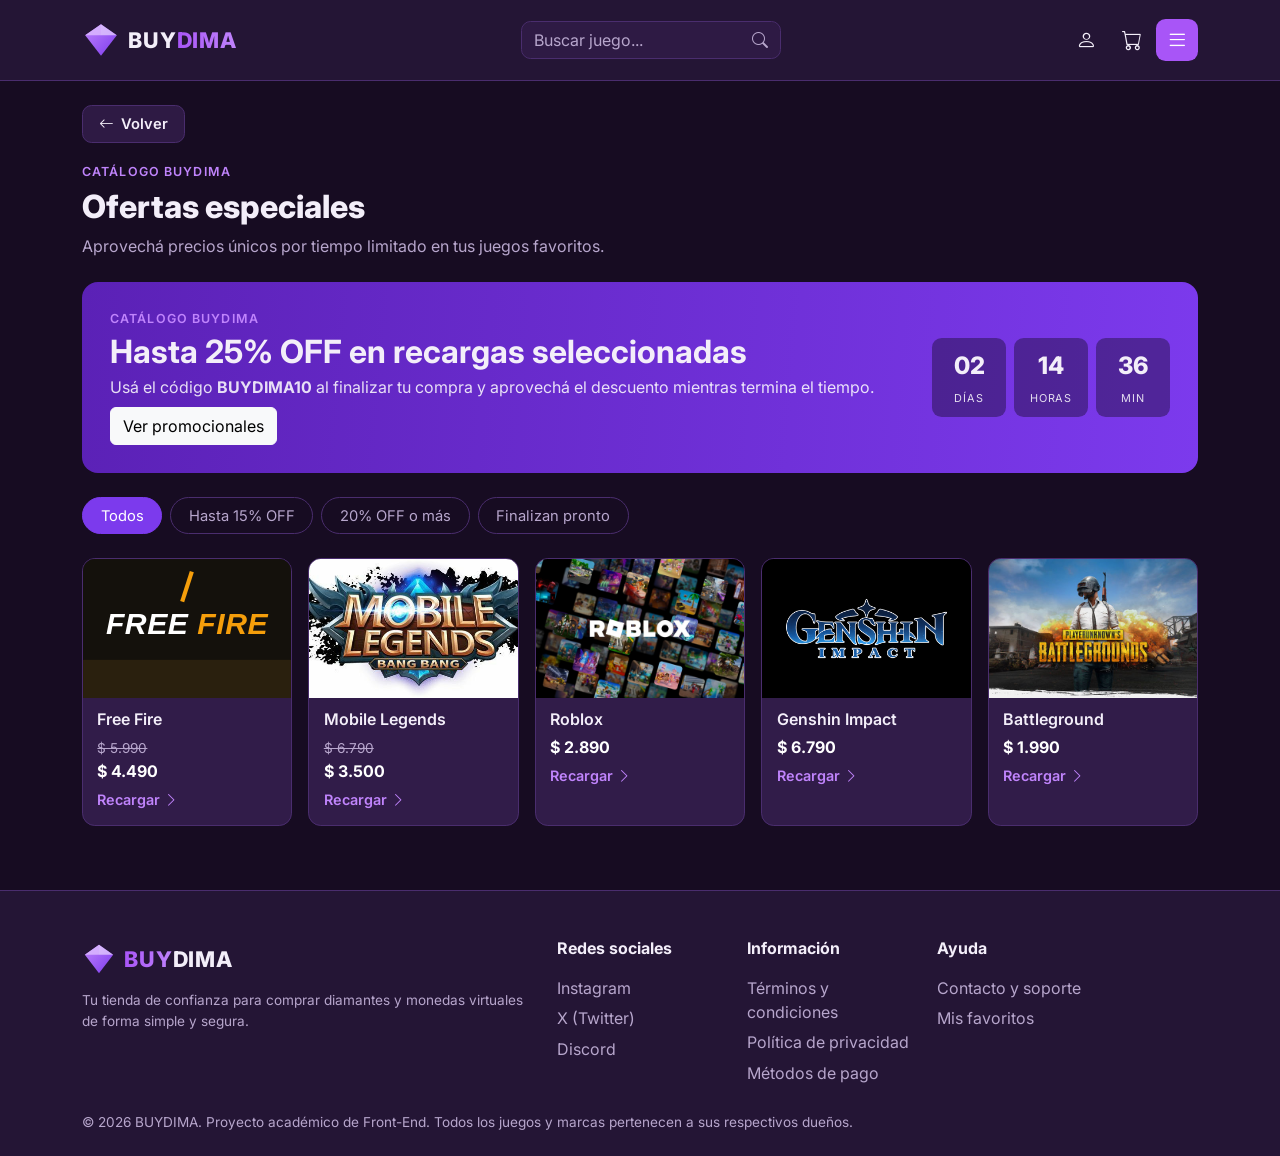
<file: docs/paginas/ofertas.html>
﻿<!doctype html>
<html lang="es" data-bs-theme="dark">
  <head>
    <meta charset="utf-8" />
    <meta name="viewport" content="width=device-width, initial-scale=1" />
    <title>Ofertas especiales | BUYDIMA</title>
    <meta
      name="description"
      content="Aprovechá las ofertas especiales de BUYDIMA: hasta 25% de descuento en recargas seleccionadas de tus juegos favoritos, por tiempo limitado."
    />
    <link rel="icon" href="../img/logo-diamante.svg" type="image/svg+xml" />
    <link
      href="https://cdn.jsdelivr.net/npm/bootstrap@5.3.3/dist/css/bootstrap.min.css"
      rel="stylesheet"
    />
    <link
      rel="stylesheet"
      href="https://cdn.jsdelivr.net/npm/bootstrap-icons@1.11.3/font/bootstrap-icons.min.css"
    />
    <link rel="preconnect" href="https://fonts.googleapis.com" />
    <link rel="preconnect" href="https://fonts.gstatic.com" crossorigin />
    <link
      href="https://fonts.googleapis.com/css2?family=Inter:wght@400;500;600;700;800&display=swap"
      rel="stylesheet"
    />
    <link rel="stylesheet" href="../css/estilos.css" />
  </head>

  <body data-pagina="ofertas">
    <a class="salto-contenido btn btn-light" href="#contenido-principal"
      >Saltar al contenido principal</a
    >

    <header class="encabezado-sitio">
      <nav class="navbar navbar-expand-md py-3" aria-label="Navegación principal">
        <div class="container d-flex align-items-center justify-content-between gap-3">
          <a class="navbar-brand d-flex align-items-center gap-2 m-0" href="../index.html">
            <img src="../img/logo-diamante.svg" alt="Logo de BUYDIMA" width="38" height="38" />
            <span class="logo-texto"
              ><span class="parte-buy">BUY</span><span class="parte-dima">DIMA</span></span
            >
          </a>

          <form role="search" action="juegos.html" method="get" class="buscador" novalidate>
            <div>
              <label class="visually-hidden" for="buscador-encabezado">Buscar juego</label>
              <input
                class="form-control"
                type="search"
                name="q"
                id="buscador-encabezado"
                placeholder="Buscar juego..."
                autocomplete="off"
              />
              <div class="invalid-feedback">Escribí al menos 2 caracteres para buscar.</div>
            </div>
            <button class="boton-buscar" type="submit" aria-label="Buscar">
              <i class="bi bi-search" aria-hidden="true"></i>
            </button>
          </form>

          <div class="d-flex align-items-center gap-1">
            <a class="boton-icono" href="perfil.html" aria-label="Mi cuenta">
              <i class="bi bi-person" aria-hidden="true"></i>
            </a>
            <a
              class="boton-icono position-relative"
              href="carrito.html"
              aria-label="Ver carrito de compras"
            >
              <i class="bi bi-cart" aria-hidden="true"></i>
              <span class="contador-carrito" id="contador-carrito" hidden>0</span>
            </a>
            <button
              class="boton-menu"
              type="button"
              data-bs-toggle="offcanvas"
              data-bs-target="#menu-principal"
              aria-controls="menu-principal"
              aria-label="Abrir menú principal"
            >
              <i class="bi bi-list" aria-hidden="true"></i>
            </button>
          </div>
        </div>
      </nav>

      <div
        class="offcanvas offcanvas-end menu-lateral"
        tabindex="-1"
        id="menu-principal"
        aria-labelledby="titulo-menu"
      >
        <div class="offcanvas-header">
          <h2 class="offcanvas-title titulo-menu" id="titulo-menu">Menú principal</h2>
          <button
            type="button"
            class="btn-close"
            data-bs-dismiss="offcanvas"
            aria-label="Cerrar menú"
          ></button>
        </div>
        <div class="offcanvas-body">
          <nav aria-label="Menú del sitio">
            <ul class="lista-menu">
              <li>
                <a href="../index.html"
                  ><i class="bi bi-house icono-menu" aria-hidden="true"></i> Inicio
                  <i class="bi bi-chevron-right" aria-hidden="true"></i
                ></a>
              </li>
              <li>
                <a href="juegos.html"
                  ><i class="bi bi-controller icono-menu" aria-hidden="true"></i> Juegos
                  <i class="bi bi-chevron-right" aria-hidden="true"></i
                ></a>
              </li>
              <li>
                <a class="activo" aria-current="page" href="ofertas.html"
                  ><i class="bi bi-percent icono-menu" aria-hidden="true"></i> Ofertas especiales
                  <i class="bi bi-chevron-right" aria-hidden="true"></i
                ></a>
              </li>
              <li>
                <a href="metodos-pago.html"
                  ><i class="bi bi-credit-card-2-front icono-menu" aria-hidden="true"></i> Métodos
                  de pago <i class="bi bi-chevron-right" aria-hidden="true"></i
                ></a>
              </li>
              <li>
                <a href="favoritos.html"
                  ><i class="bi bi-heart icono-menu" aria-hidden="true"></i> Mis favoritos
                  <i class="bi bi-chevron-right" aria-hidden="true"></i
                ></a>
              </li>
              <li>
                <a href="contacto.html"
                  ><i class="bi bi-headset icono-menu" aria-hidden="true"></i> Contacto y soporte
                  <i class="bi bi-chevron-right" aria-hidden="true"></i
                ></a>
              </li>
              <li>
                <a href="perfil.html"
                  ><i class="bi bi-person icono-menu" aria-hidden="true"></i> Mi cuenta
                  <i class="bi bi-chevron-right" aria-hidden="true"></i
                ></a>
              </li>
            </ul>
          </nav>
        </div>
      </div>
    </header>

    <main id="contenido-principal">
      <div class="container my-4">
        <button class="boton-volver" type="button" data-volver-atras>
          <i class="bi bi-arrow-left" aria-hidden="true"></i> Volver
        </button>

        <header>
          <p class="etiqueta-catalogo">Catálogo BUYDIMA</p>
          <h1 class="titulo-pagina">Ofertas especiales</h1>
          <p class="texto-suave">
            Aprovechá precios únicos por tiempo limitado en tus juegos favoritos.
          </p>
        </header>

        <!-- Banner de la promoción con cuenta regresiva -->
        <section
          class="banner-oferta d-flex flex-wrap align-items-center justify-content-between gap-4 mt-4"
          aria-labelledby="titulo-promo"
        >
          <div>
            <p class="etiqueta-catalogo mb-1">Catálogo BUYDIMA</p>
            <h2 class="h2 fw-bold mb-1" id="titulo-promo">
              Hasta 25% OFF en recargas seleccionadas
            </h2>
            <p class="mb-2" style="color: rgba(255, 255, 255, 0.85)">
              Usá el código <strong>BUYDIMA10</strong> al finalizar tu compra y aprovechá el
              descuento mientras termina el tiempo.
            </p>
            <a class="btn btn-light" href="#lista-ofertas">Ver promocionales</a>
          </div>
          <div class="d-flex gap-2" role="timer" aria-label="Tiempo restante de la promoción">
            <div class="cuenta-caja"><strong id="cuenta-dias">00</strong><small>Días</small></div>
            <div class="cuenta-caja"><strong id="cuenta-horas">00</strong><small>Horas</small></div>
            <div class="cuenta-caja"><strong id="cuenta-minutos">00</strong><small>Min</small></div>
          </div>
        </section>

        <!-- Filtros de ofertas -->
        <nav class="d-flex flex-wrap gap-2 mt-4" aria-label="Filtrar ofertas">
          <button class="chip-filtro activo" type="button">Todos</button>
          <button class="chip-filtro" type="button">Hasta 15% OFF</button>
          <button class="chip-filtro" type="button">20% OFF o más</button>
          <button class="chip-filtro" type="button">Finalizan pronto</button>
        </nav>

        <!-- Lista de promocionales -->
        <section id="lista-ofertas" class="mt-4">
          <h2 class="visually-hidden">Promocionales vigentes</h2>
          <div class="row row-cols-2 row-cols-md-3 row-cols-lg-5 g-3">
            <div class="col">
              <article class="tarjeta-juego">
                <img src="../img/freefire.svg" alt="Logo del juego Free Fire" />
                <div class="cuerpo">
                  <h3 class="h6">Free Fire</h3>
                  <p class="mb-1">
                    <span class="precio-anterior">$ 5.990</span><br />
                    <span class="precio-oferta">$ 4.490</span>
                  </p>
                  <a class="enlace-recargar" href="detalle-juego.html?juego=freefire"
                    >Recargar <i class="bi bi-chevron-right" aria-hidden="true"></i
                    ><span class="visually-hidden">diamantes de Free Fire con descuento</span></a
                  >
                </div>
              </article>
            </div>
            <div class="col">
              <article class="tarjeta-juego">
                <img src="../img/mobilelegends.jpg" alt="Logo del juego Mobile Legends" />
                <div class="cuerpo">
                  <h3 class="h6">Mobile Legends</h3>
                  <p class="mb-1">
                    <span class="precio-anterior">$ 6.790</span><br />
                    <span class="precio-oferta">$ 3.500</span>
                  </p>
                  <a class="enlace-recargar" href="detalle-juego.html?juego=mobilelegends"
                    >Recargar <i class="bi bi-chevron-right" aria-hidden="true"></i
                    ><span class="visually-hidden"
                      >diamantes de Mobile Legends con descuento</span
                    ></a
                  >
                </div>
              </article>
            </div>
            <div class="col">
              <article class="tarjeta-juego">
                <img src="../img/roblox-banner.jpg" alt="Logo del juego Roblox" />
                <div class="cuerpo">
                  <h3 class="h6">Roblox</h3>
                  <p class="mb-1">
                    <span class="precio-oferta">$ 2.890</span>
                  </p>
                  <a class="enlace-recargar" href="detalle-juego.html?juego=roblox"
                    >Recargar <i class="bi bi-chevron-right" aria-hidden="true"></i
                    ><span class="visually-hidden">Robux de Roblox con descuento</span></a
                  >
                </div>
              </article>
            </div>
            <div class="col">
              <article class="tarjeta-juego">
                <img src="../img/genshin.png" alt="Logo del juego Genshin Impact" />
                <div class="cuerpo">
                  <h3 class="h6">Genshin Impact</h3>
                  <p class="mb-1">
                    <span class="precio-oferta">$ 6.790</span>
                  </p>
                  <a class="enlace-recargar" href="detalle-juego.html?juego=genshin"
                    >Recargar <i class="bi bi-chevron-right" aria-hidden="true"></i
                    ><span class="visually-hidden">Cristales Génesis con descuento</span></a
                  >
                </div>
              </article>
            </div>
            <div class="col">
              <article class="tarjeta-juego">
                <img src="../img/battleground.jpg" alt="Logo del juego Battlegrounds Mobile" />
                <div class="cuerpo">
                  <h3 class="h6">Battleground</h3>
                  <p class="mb-1">
                    <span class="precio-oferta">$ 1.990</span>
                  </p>
                  <a class="enlace-recargar" href="detalle-juego.html?juego=battleground"
                    >Recargar <i class="bi bi-chevron-right" aria-hidden="true"></i
                    ><span class="visually-hidden">UC de Battlegrounds con descuento</span></a
                  >
                </div>
              </article>
            </div>
          </div>
        </section>
      </div>
    </main>

    <footer class="pie-sitio">
      <div class="container">
        <div class="row g-4">
          <div class="col-md-5">
            <a
              class="d-inline-flex align-items-center gap-2 text-decoration-none"
              href="../index.html"
            >
              <img src="../img/logo-diamante.svg" alt="" width="34" height="34" />
              <span class="logo-texto"
                ><span class="parte-dima">BUY</span><span class="parte-buy">DIMA</span></span
              >
            </a>
            <p class="firma-pie mt-2 mb-0">
              Tu tienda de confianza para comprar diamantes y monedas virtuales de forma simple y
              segura.
            </p>
          </div>
          <div class="col-6 col-md-2">
            <h2>Redes sociales</h2>
            <ul>
              <li><a href="https://instagram.com" target="_blank" rel="noopener">Instagram</a></li>
              <li><a href="https://x.com" target="_blank" rel="noopener">X (Twitter)</a></li>
              <li><a href="https://discord.com" target="_blank" rel="noopener">Discord</a></li>
            </ul>
          </div>
          <div class="col-6 col-md-2">
            <h2>Información</h2>
            <ul>
              <li><a href="#">Términos y condiciones</a></li>
              <li><a href="#">Política de privacidad</a></li>
              <li><a href="metodos-pago.html">Métodos de pago</a></li>
            </ul>
          </div>
          <div class="col-md-3">
            <h2>Ayuda</h2>
            <ul>
              <li><a href="contacto.html">Contacto y soporte</a></li>
              <li><a href="favoritos.html">Mis favoritos</a></li>
            </ul>
          </div>
        </div>
        <p class="firma-pie mt-4 mb-0">
          © 2026 BUYDIMA. Proyecto académico de Front-End. Todos los juegos y marcas pertenecen a
          sus respectivos dueños.
        </p>
      </div>
    </footer>

    <script src="https://cdn.jsdelivr.net/npm/bootstrap@5.3.3/dist/js/bootstrap.bundle.min.js"></script>
    <script src="../js/main.js"></script>
  </body>
</html>
</file>
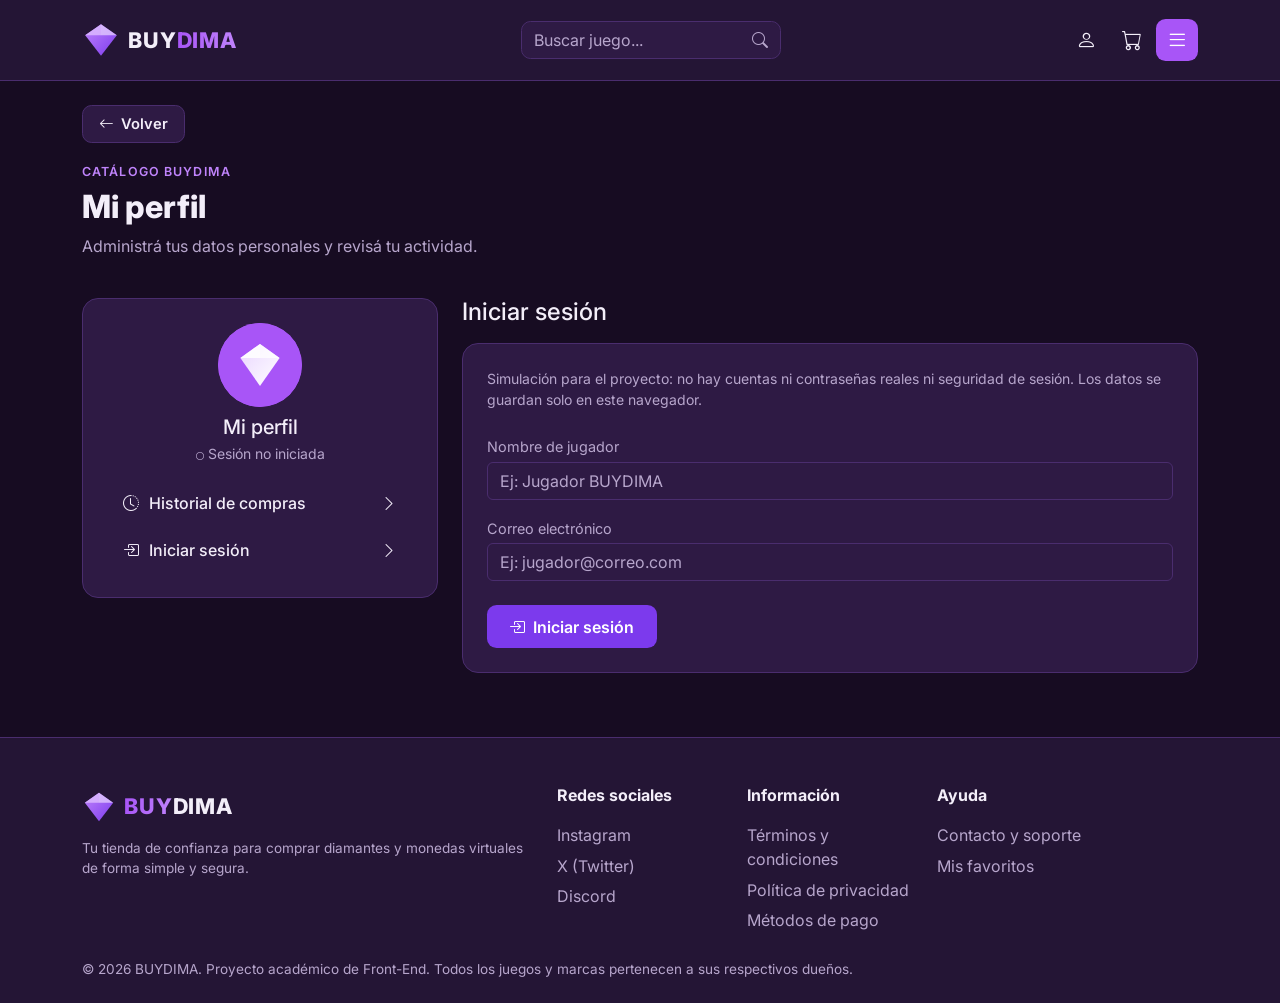
<file: docs/paginas/perfil.html>
﻿<!doctype html>
<html lang="es" data-bs-theme="dark">
  <head>
    <meta charset="utf-8" />
    <meta name="viewport" content="width=device-width, initial-scale=1" />
    <title>Mi perfil | BUYDIMA</title>
    <meta
      name="description"
      content="Administrá tus datos personales y revisá tu actividad en BUYDIMA: editá tu perfil y consultá tu historial de compras."
    />
    <link rel="icon" href="../img/logo-diamante.svg" type="image/svg+xml" />
    <link
      href="https://cdn.jsdelivr.net/npm/bootstrap@5.3.3/dist/css/bootstrap.min.css"
      rel="stylesheet"
    />
    <link
      rel="stylesheet"
      href="https://cdn.jsdelivr.net/npm/bootstrap-icons@1.11.3/font/bootstrap-icons.min.css"
    />
    <link rel="preconnect" href="https://fonts.googleapis.com" />
    <link rel="preconnect" href="https://fonts.gstatic.com" crossorigin />
    <link
      href="https://fonts.googleapis.com/css2?family=Inter:wght@400;500;600;700;800&display=swap"
      rel="stylesheet"
    />
    <link rel="stylesheet" href="../css/estilos.css" />
  </head>

  <body data-pagina="perfil">
    <a class="salto-contenido btn btn-light" href="#contenido-principal"
      >Saltar al contenido principal</a
    >

    <header class="encabezado-sitio">
      <nav class="navbar navbar-expand-md py-3" aria-label="Navegación principal">
        <div class="container d-flex align-items-center justify-content-between gap-3">
          <a class="navbar-brand d-flex align-items-center gap-2 m-0" href="../index.html">
            <img src="../img/logo-diamante.svg" alt="Logo de BUYDIMA" width="38" height="38" />
            <span class="logo-texto"
              ><span class="parte-buy">BUY</span><span class="parte-dima">DIMA</span></span
            >
          </a>

          <form role="search" action="juegos.html" method="get" class="buscador" novalidate>
            <div>
              <label class="visually-hidden" for="buscador-encabezado">Buscar juego</label>
              <input
                class="form-control"
                type="search"
                name="q"
                id="buscador-encabezado"
                placeholder="Buscar juego..."
                autocomplete="off"
              />
              <div class="invalid-feedback">Escribí al menos 2 caracteres para buscar.</div>
            </div>
            <button class="boton-buscar" type="submit" aria-label="Buscar">
              <i class="bi bi-search" aria-hidden="true"></i>
            </button>
          </form>

          <div class="d-flex align-items-center gap-1">
            <a class="boton-icono" href="perfil.html" aria-label="Mi cuenta">
              <i class="bi bi-person" aria-hidden="true"></i>
            </a>
            <a
              class="boton-icono position-relative"
              href="carrito.html"
              aria-label="Ver carrito de compras"
            >
              <i class="bi bi-cart" aria-hidden="true"></i>
              <span class="contador-carrito" id="contador-carrito" hidden>0</span>
            </a>
            <button
              class="boton-menu"
              type="button"
              data-bs-toggle="offcanvas"
              data-bs-target="#menu-principal"
              aria-controls="menu-principal"
              aria-label="Abrir menú principal"
            >
              <i class="bi bi-list" aria-hidden="true"></i>
            </button>
          </div>
        </div>
      </nav>

      <div
        class="offcanvas offcanvas-end menu-lateral"
        tabindex="-1"
        id="menu-principal"
        aria-labelledby="titulo-menu"
      >
        <div class="offcanvas-header">
          <h2 class="offcanvas-title titulo-menu" id="titulo-menu">Menú principal</h2>
          <button
            type="button"
            class="btn-close"
            data-bs-dismiss="offcanvas"
            aria-label="Cerrar menú"
          ></button>
        </div>
        <div class="offcanvas-body">
          <nav aria-label="Menú del sitio">
            <ul class="lista-menu">
              <li>
                <a href="../index.html"
                  ><i class="bi bi-house icono-menu" aria-hidden="true"></i> Inicio
                  <i class="bi bi-chevron-right" aria-hidden="true"></i
                ></a>
              </li>
              <li>
                <a href="juegos.html"
                  ><i class="bi bi-controller icono-menu" aria-hidden="true"></i> Juegos
                  <i class="bi bi-chevron-right" aria-hidden="true"></i
                ></a>
              </li>
              <li>
                <a href="ofertas.html"
                  ><i class="bi bi-percent icono-menu" aria-hidden="true"></i> Ofertas especiales
                  <i class="bi bi-chevron-right" aria-hidden="true"></i
                ></a>
              </li>
              <li>
                <a href="metodos-pago.html"
                  ><i class="bi bi-credit-card-2-front icono-menu" aria-hidden="true"></i> Métodos
                  de pago <i class="bi bi-chevron-right" aria-hidden="true"></i
                ></a>
              </li>
              <li>
                <a href="favoritos.html"
                  ><i class="bi bi-heart icono-menu" aria-hidden="true"></i> Mis favoritos
                  <i class="bi bi-chevron-right" aria-hidden="true"></i
                ></a>
              </li>
              <li>
                <a href="contacto.html"
                  ><i class="bi bi-headset icono-menu" aria-hidden="true"></i> Contacto y soporte
                  <i class="bi bi-chevron-right" aria-hidden="true"></i
                ></a>
              </li>
              <li>
                <a class="activo" aria-current="page" href="perfil.html"
                  ><i class="bi bi-person icono-menu" aria-hidden="true"></i> Mi cuenta
                  <i class="bi bi-chevron-right" aria-hidden="true"></i
                ></a>
              </li>
            </ul>
          </nav>
        </div>
      </div>
    </header>

    <main id="contenido-principal">
      <div class="container my-4">
        <button class="boton-volver" type="button" data-volver-atras>
          <i class="bi bi-arrow-left" aria-hidden="true"></i> Volver
        </button>

        <header>
          <p class="etiqueta-catalogo">Catálogo BUYDIMA</p>
          <h1 class="titulo-pagina">Mi perfil</h1>
          <p class="texto-suave">Administrá tus datos personales y revisá tu actividad.</p>
        </header>

        <div class="row g-4 mt-1">
          <!-- Tarjeta de resumen del usuario -->
          <aside class="col-lg-4">
            <div class="panel p-4 text-center">
              <img
                class="avatar mb-2"
                src="../img/avatar.svg"
                alt="Avatar del perfil con el logo diamante de BUYDIMA"
                width="84"
                height="84"
              />
              <h2 class="h5 mb-1">Mi perfil</h2>
              <p class="small mb-3" style="color: #4ade80" id="estado-sesion">
                <i class="bi bi-circle-fill" style="font-size: 0.5rem" aria-hidden="true"></i>
                Conectado/a
              </p>
              <nav aria-label="Opciones de la cuenta">
                <ul class="lista-perfil text-start">
                  <li id="item-editar-perfil">
                    <a href="#form-perfil" aria-current="page"
                      ><i class="bi bi-pencil-square" aria-hidden="true"></i> Editar perfil
                      <i class="bi bi-chevron-right ms-auto" aria-hidden="true"></i
                    ></a>
                  </li>
                  <li>
                    <a href="historial-compras.html"
                      ><i class="bi bi-clock-history" aria-hidden="true"></i> Historial de compras
                      <i class="bi bi-chevron-right ms-auto" aria-hidden="true"></i
                    ></a>
                  </li>
                  <li id="item-iniciar-sesion" hidden>
                    <a href="#form-login"
                      ><i class="bi bi-box-arrow-in-right" aria-hidden="true"></i> Iniciar sesión
                      <i class="bi bi-chevron-right ms-auto" aria-hidden="true"></i
                    ></a>
                  </li>
                  <li id="item-cerrar-sesion" hidden>
                    <button type="button" class="peligro" data-cerrar-sesion>
                      <i class="bi bi-box-arrow-right" aria-hidden="true"></i> Cerrar sesión
                      <i class="bi bi-chevron-right ms-auto" aria-hidden="true"></i>
                    </button>
                  </li>
                </ul>
              </nav>
            </div>
          </aside>

          <!-- Panel de inicio de sesión (simulación, se muestra sin sesión activa) -->
          <section class="col-lg-8" id="seccion-login" hidden>
            <h2 class="h4 mb-3">Iniciar sesión</h2>
            <form id="form-login" class="panel p-4" novalidate>
              <p class="texto-suave small mb-4">
                Simulación para el proyecto: no hay cuentas ni contraseñas reales ni seguridad de
                sesión. Los datos se guardan solo en este navegador.
              </p>

              <div class="row g-3">
                <div class="col-12">
                  <label class="form-label" for="campo-login-nombre">Nombre de jugador</label>
                  <input
                    type="text"
                    class="form-control"
                    id="campo-login-nombre"
                    placeholder="Ej: Jugador BUYDIMA"
                    required
                    minlength="2"
                    autocomplete="off"
                  />
                  <div class="invalid-feedback">Ingresá un nombre de al menos 2 caracteres.</div>
                </div>
                <div class="col-12">
                  <label class="form-label" for="campo-login-correo">Correo electrónico</label>
                  <input
                    type="email"
                    class="form-control"
                    id="campo-login-correo"
                    placeholder="Ej: jugador@correo.com"
                    required
                    autocomplete="off"
                  />
                  <div class="invalid-feedback">Ingresá un correo electrónico válido.</div>
                </div>
              </div>

              <div class="mt-4">
                <button class="btn boton-compra" type="submit">
                  <i class="bi bi-box-arrow-in-right me-1" aria-hidden="true"></i> Iniciar sesión
                </button>
              </div>
            </form>
          </section>

          <!-- Formulario de edición de perfil -->
          <section class="col-lg-8" id="seccion-perfil">
            <h2 class="h4 mb-3">Editar perfil</h2>
            <form id="form-perfil" class="panel p-4" novalidate>
              <p class="texto-suave small">Modificá tu información personal y de contacto.</p>

              <div class="d-flex align-items-center gap-3 mb-4">
                <img
                  src="../img/avatar.svg"
                  alt="Foto de perfil actual con el logo diamante de BUYDIMA"
                  width="64"
                  height="64"
                  class="rounded-circle"
                />
                <button class="btn btn-outline-light btn-sm" type="button">
                  <i class="bi bi-camera" aria-hidden="true"></i> Cambiar foto
                </button>
              </div>

              <div class="row g-3">
                <div class="col-md-6">
                  <label class="form-label" for="campo-nombre-perfil">Nombre</label>
                  <input
                    type="text"
                    class="form-control"
                    id="campo-nombre-perfil"
                    required
                    autocomplete="given-name"
                  />
                  <div class="invalid-feedback">El nombre es obligatorio.</div>
                </div>
                <div class="col-md-6">
                  <label class="form-label" for="campo-apellido-perfil">Apellido</label>
                  <input
                    type="text"
                    class="form-control"
                    id="campo-apellido-perfil"
                    required
                    autocomplete="family-name"
                  />
                  <div class="invalid-feedback">El apellido es obligatorio.</div>
                </div>
                <div class="col-12">
                  <label class="form-label" for="campo-correo-perfil">Correo electrónico</label>
                  <input
                    type="email"
                    class="form-control"
                    id="campo-correo-perfil"
                    required
                    autocomplete="email"
                  />
                  <div class="invalid-feedback">Ingresá un correo electrónico válido.</div>
                </div>
                <div class="col-md-6">
                  <label class="form-label" for="campo-pais-perfil">País</label>
                  <select class="form-select" id="campo-pais-perfil" required>
                    <option selected>Argentina</option>
                    <option>Chile</option>
                    <option>Uruguay</option>
                    <option>Paraguay</option>
                    <option>Bolivia</option>
                  </select>
                </div>
              </div>

              <div class="d-flex gap-2 mt-4">
                <button class="btn btn-outline-light" type="reset">Cancelar</button>
                <button class="btn boton-compra" type="submit">Guardar cambios</button>
              </div>
              <p class="texto-suave small mt-3 mb-0">
                Demostración: los datos se guardan solo en esta página, no se envían a un servidor.
              </p>
            </form>
          </section>
        </div>
      </div>
    </main>

    <footer class="pie-sitio">
      <div class="container">
        <div class="row g-4">
          <div class="col-md-5">
            <a
              class="d-inline-flex align-items-center gap-2 text-decoration-none"
              href="../index.html"
            >
              <img src="../img/logo-diamante.svg" alt="" width="34" height="34" />
              <span class="logo-texto"
                ><span class="parte-dima">BUY</span><span class="parte-buy">DIMA</span></span
              >
            </a>
            <p class="firma-pie mt-2 mb-0">
              Tu tienda de confianza para comprar diamantes y monedas virtuales de forma simple y
              segura.
            </p>
          </div>
          <div class="col-6 col-md-2">
            <h2>Redes sociales</h2>
            <ul>
              <li><a href="https://instagram.com" target="_blank" rel="noopener">Instagram</a></li>
              <li><a href="https://x.com" target="_blank" rel="noopener">X (Twitter)</a></li>
              <li><a href="https://discord.com" target="_blank" rel="noopener">Discord</a></li>
            </ul>
          </div>
          <div class="col-6 col-md-2">
            <h2>Información</h2>
            <ul>
              <li><a href="#">Términos y condiciones</a></li>
              <li><a href="#">Política de privacidad</a></li>
              <li><a href="metodos-pago.html">Métodos de pago</a></li>
            </ul>
          </div>
          <div class="col-md-3">
            <h2>Ayuda</h2>
            <ul>
              <li><a href="contacto.html">Contacto y soporte</a></li>
              <li><a href="favoritos.html">Mis favoritos</a></li>
            </ul>
          </div>
        </div>
        <p class="firma-pie mt-4 mb-0">
          © 2026 BUYDIMA. Proyecto académico de Front-End. Todos los juegos y marcas pertenecen a
          sus respectivos dueños.
        </p>
      </div>
    </footer>

    <script src="https://cdn.jsdelivr.net/npm/bootstrap@5.3.3/dist/js/bootstrap.bundle.min.js"></script>
    <script src="../js/main.js"></script>
  </body>
</html>
</file>
<file: docs/css/estilos.css>
﻿/* ============================================================
   BUYDIMA - Hoja de estilos principal
   TP N.º 3 - Desarrollo Front-End
   Paleta basada en los mockups de Figma (violetas oscuros)
   ============================================================ */

/* ---------- Variables de color y fuente ---------- */
:root {
  --fondo: #170c22;
  --superficie: #241535;
  --panel: #2e1a44;
  --tarjeta: #311c49;
  --borde: #4a2d6e;
  --violeta: #a855f7;
  --violeta-oscuro: #7c3aed;
  --lila: #c084fc;
  --texto: #f3eef9;
  --texto-suave: #b7a6cc;
}

body {
  background-color: var(--fondo);
  color: var(--texto);
  font-family:
    'Inter',
    system-ui,
    -apple-system,
    'Segoe UI',
    sans-serif;
}

/* Enlace para saltar al contenido (accesibilidad con teclado) */
.salto-contenido {
  position: absolute;
  left: -9999px;
  z-index: 1100;
}
.salto-contenido:focus {
  left: 1rem;
  top: 1rem;
}

/* Foco siempre visible para navegación por teclado */
:focus-visible {
  outline: 2px solid var(--lila);
  outline-offset: 2px;
}

/* ---------- Encabezado ---------- */
.encabezado-sitio {
  background-color: var(--superficie);
  border-bottom: 1px solid var(--borde);
  position: sticky;
  top: 0;
  z-index: 1020;
}

.logo-texto {
  font-size: 1.35rem;
  font-weight: 800;
  letter-spacing: 0.04em;
  text-decoration: none;
}
.logo-texto .parte-buy {
  color: var(--texto);
}
.logo-texto .parte-dima {
  background: linear-gradient(90deg, var(--violeta), var(--lila));
  -webkit-background-clip: text;
  background-clip: text;
  color: transparent;
}

/* Buscador del encabezado */
.buscador {
  position: relative;
  max-width: 260px;
  width: 100%;
}
.buscador .form-control {
  background-color: var(--panel);
  border-color: var(--borde);
  color: var(--texto);
  padding-right: 2.6rem;
  border-radius: 0.6rem;
}
.buscador .form-control::placeholder {
  color: var(--texto-suave);
}
.buscador .boton-buscar {
  position: absolute;
  right: 0.35rem;
  top: 50%;
  transform: translateY(-50%);
  background: transparent;
  border: none;
  color: var(--texto-suave);
  padding: 0.25rem 0.5rem;
}

.boton-icono {
  color: var(--texto);
  font-size: 1.25rem;
  display: inline-flex;
  align-items: center;
  justify-content: center;
  width: 2.6rem;
  height: 2.6rem;
  border-radius: 0.6rem;
  text-decoration: none;
}
.boton-icono:hover {
  background-color: var(--panel);
  color: var(--texto);
}

.boton-menu {
  background-color: var(--violeta);
  color: #ffffff;
  font-size: 1.4rem;
  width: 2.6rem;
  height: 2.6rem;
  border-radius: 0.6rem;
  border: none;
  display: inline-flex;
  align-items: center;
  justify-content: center;
}
.boton-menu:hover {
  background-color: var(--violeta-oscuro);
  color: #ffffff;
}

.contador-carrito {
  position: absolute;
  top: -2px;
  right: -4px;
  background-color: #d946ef;
  color: #ffffff;
  font-size: 0.65rem;
  font-weight: 700;
  min-width: 1.15rem;
  line-height: 1.15rem;
  text-align: center;
  border-radius: 50%;
}

/* ---------- Menú hamburguesa (offcanvas) ---------- */
.menu-lateral {
  background: linear-gradient(170deg, #8b5cf6 0%, #6d28d9 60%, #4c1d95 100%);
  width: 320px;
  max-width: 85vw;
  color: #ffffff;
}
.menu-lateral .btn-close {
  filter: invert(1);
}
.menu-lateral .titulo-menu {
  font-size: 1.5rem;
  font-weight: 700;
}
.menu-lateral .lista-menu {
  list-style: none;
  margin: 0;
  padding: 0;
  display: grid;
  gap: 0.25rem;
}
/* Opción del menú: icono en columna fija + texto alineado a la izquierda */
.menu-lateral .lista-menu a,
.menu-lateral .submenu-toggle {
  display: flex;
  align-items: center;
  gap: 0.8rem;
  width: 100%;
  color: #ffffff;
  text-decoration: none;
  font-size: 1.05rem;
  font-weight: 500;
  text-align: left;
  padding: 0.65rem 0.9rem;
  border: 0;
  border-radius: 0.55rem;
  background-color: transparent;
  transition:
    background-color 0.15s ease,
    transform 0.15s ease;
}
.menu-lateral .lista-menu a:hover,
.menu-lateral .lista-menu a:focus-visible,
.menu-lateral .submenu-toggle:hover,
.menu-lateral .submenu-toggle:focus-visible {
  background-color: rgba(255, 255, 255, 0.14);
  transform: translateX(3px);
}
/* Columna fija para todos los iconos */
.menu-lateral .icono-menu {
  flex: 0 0 1.5rem;
  width: 1.5rem;
  text-align: center;
  font-size: 1.05rem;
  opacity: 0.9;
}
/* El chevron se empuja siempre al extremo derecho */
.menu-lateral .lista-menu a > .bi-chevron-right,
.menu-lateral .submenu-toggle .bi-chevron-down {
  margin-left: auto;
  font-size: 0.8rem;
  opacity: 0.8;
  transition: transform 0.2s ease;
}
.menu-lateral .submenu-toggle[aria-expanded='true'] .bi-chevron-down {
  transform: rotate(180deg);
}
.menu-lateral .lista-menu .activo {
  background-color: rgba(255, 255, 255, 0.22);
  font-weight: 600;
}
/* Subcategorías: indentadas y alineadas con el texto de su categoría */
.menu-lateral .sublista-menu {
  list-style: none;
  margin: 0.15rem 0 0.35rem;
  padding: 0 0 0 3.2rem;
  display: grid;
  gap: 0.15rem;
}
.menu-lateral .sublista-menu a {
  display: block;
  color: rgba(255, 255, 255, 0.9);
  font-size: 0.95rem;
  padding: 0.45rem 0.75rem;
  border-radius: 0.45rem;
  transition: background-color 0.15s ease;
}
.menu-lateral .sublista-menu a:hover,
.menu-lateral .sublista-menu a:focus-visible {
  background-color: rgba(255, 255, 255, 0.14);
  color: #ffffff;
}

/* Botón de regreso en las páginas internas (debajo del navbar) */
.boton-volver {
  display: inline-flex;
  align-items: center;
  gap: 0.45rem;
  background-color: var(--panel);
  border: 1px solid var(--borde);
  color: var(--texto);
  font-size: 0.92rem;
  font-weight: 600;
  padding: 0.45rem 1rem;
  border-radius: 0.6rem;
  margin-bottom: 1.25rem;
  transition:
    background-color 0.15s ease,
    border-color 0.15s ease;
}
.boton-volver:hover,
.boton-volver:focus-visible {
  background-color: var(--tarjeta);
  border-color: var(--violeta);
  color: #ffffff;
}
/* ---------- Bloques comunes ---------- */
.etiqueta-catalogo {
  color: var(--lila);
  text-transform: uppercase;
  letter-spacing: 0.09em;
  font-size: 0.78rem;
  font-weight: 600;
  margin-bottom: 0.35rem;
}
.titulo-pagina {
  font-size: 2rem;
  font-weight: 800;
}
.texto-suave {
  color: var(--texto-suave);
}

.panel {
  background-color: var(--panel);
  border: 1px solid var(--borde);
  border-radius: 1rem;
}

/* ---------- Botones ---------- */
.boton-compra {
  /* Violeta oscuro: contraste 5.6:1 con texto blanco (aprobado WCAG AA) */
  background-color: var(--violeta-oscuro);
  color: #ffffff;
  font-weight: 600;
  border: none;
  border-radius: 0.6rem;
  padding: 0.6rem 1.4rem;
}
.boton-compra:hover {
  background-color: #6d28d9;
  color: #ffffff;
}
.boton-compra:disabled {
  background-color: var(--borde);
}

/* ---------- Filtros (chips) ---------- */
.chip-filtro {
  border: 1px solid var(--borde);
  background-color: transparent;
  color: var(--texto-suave);
  border-radius: 50rem;
  padding: 0.4rem 1.1rem;
  font-size: 0.92rem;
}
.chip-filtro:hover {
  border-color: var(--violeta);
  color: var(--texto);
}
.chip-filtro.activo {
  /* Violeta oscuro: contraste 5.6:1 con texto blanco (aprobado WCAG AA) */
  background-color: var(--violeta-oscuro);
  border-color: var(--violeta-oscuro);
  color: #ffffff;
}

/* ---------- Tarjetas de juego ---------- */
.tarjeta-juego {
  background-color: var(--tarjeta);
  border: 1px solid var(--borde);
  border-radius: 0.8rem;
  overflow: hidden;
  height: 100%;
  transition: transform 0.15s ease;
}
.tarjeta-juego:hover {
  transform: translateY(-3px);
}
.tarjeta-juego img {
  width: 100%;
  /* Todas las tarjetas tienen la misma proporción y la imagen la llena sin deformarse */
  aspect-ratio: 3 / 2;
  object-fit: cover;
  background-color: var(--panel);
}
.tarjeta-juego .cuerpo {
  padding: 0.75rem 0.9rem 0.9rem;
}
.tarjeta-juego h3 {
  font-size: 1rem;
  font-weight: 600;
  margin-bottom: 0.35rem;
}
.enlace-recargar {
  color: var(--lila);
  font-weight: 600;
  font-size: 0.9rem;
  text-decoration: none;
}
.enlace-recargar:hover {
  text-decoration: underline;
  color: var(--lila);
}
.precio-oferta {
  color: #ffffff;
  font-weight: 700;
}
.precio-anterior {
  color: var(--texto-suave);
  text-decoration: line-through;
  font-size: 0.85rem;
}

/* ---------- Carrusel de promociones del héroe ---------- */
.carrusel-principal {
  /* Evita que el carrusel colapse de altura en pantallas chicas */
  min-height: 260px;
}
.carrusel-principal img {
  /* Sin fondo propio: las bandas se funden con el gradiente del héroe */
  background-color: transparent;
}
.carrusel-principal .carousel-indicators [data-bs-target] {
  background-color: rgba(255, 255, 255, 0.45);
}
.carrusel-principal .carousel-indicators .active {
  background-color: var(--lila);
}
.carrusel-principal .carousel-control-prev,
.carrusel-principal .carousel-control-next {
  width: 3rem;
  opacity: 0.85;
}
.carrusel-principal .carousel-control-prev:hover,
.carrusel-principal .carousel-control-next:hover {
  opacity: 1;
}
.carrusel-principal .carousel-control-prev-icon,
.carrusel-principal .carousel-control-next-icon {
  background-color: rgba(23, 12, 34, 0.65);
  border-radius: 50%;
  padding: 1.1rem;
}

/* ---------- Inicio: héroe ---------- */
.heroe {
  background: linear-gradient(120deg, #2b1543 0%, #1d0f2e 60%);
  border: 1px solid var(--borde);
  border-radius: 1rem;
  overflow: hidden;
}
.heroe h1 {
  font-size: 2.6rem;
  font-weight: 800;
}
.heroe .resaltado {
  color: var(--lila);
}
.insignias-confianza {
  list-style: none;
  display: flex;
  flex-wrap: wrap;
  gap: 1.5rem;
  margin: 0;
  padding: 0;
  color: var(--texto-suave);
  font-size: 0.9rem;
}
.insignias-confianza i {
  color: var(--lila);
  margin-right: 0.35rem;
}

/* ---------- Ofertas ---------- */
.banner-oferta {
  background: linear-gradient(95deg, #5b21b6, #7c3aed);
  border-radius: 1rem;
  padding: 1.75rem;
}
.cuenta-caja {
  background-color: rgba(0, 0, 0, 0.35);
  border-radius: 0.6rem;
  min-width: 74px;
  padding: 0.6rem 0.5rem;
  text-align: center;
}
.cuenta-caja strong {
  font-size: 1.5rem;
  font-weight: 800;
  display: block;
}
.cuenta-caja small {
  text-transform: uppercase;
  letter-spacing: 0.08em;
  font-size: 0.68rem;
  color: rgba(255, 255, 255, 0.85);
}

/* ---------- Métodos de pago ---------- */
.tarjeta-metodo {
  background-color: var(--tarjeta);
  border: 1px solid var(--borde);
  border-radius: 0.8rem;
  padding: 1.25rem;
  height: 100%;
}
.tarjeta-metodo i {
  color: var(--lila);
  font-size: 1.6rem;
}
.paso-numero {
  color: var(--lila);
  font-weight: 800;
  font-size: 1.3rem;
}

/* ---------- Carrito ---------- */
.tabla-carrito img {
  width: 64px;
  height: 48px;
  object-fit: contain;
  background-color: var(--panel);
  border-radius: 0.5rem;
}
.control-cantidad {
  display: inline-flex;
  align-items: center;
  border: 1px solid var(--borde);
  border-radius: 0.5rem;
  overflow: hidden;
}
.control-cantidad button {
  background-color: var(--panel);
  color: var(--texto);
  border: none;
  width: 2rem;
  height: 2rem;
}
.control-cantidad button:hover {
  background-color: var(--violeta-oscuro);
}
.control-cantidad span {
  min-width: 2.2rem;
  text-align: center;
  font-weight: 600;
}
.panel-resumen {
  background: linear-gradient(160deg, #3b2069, #2a1741);
  border: 1px solid var(--borde);
  border-radius: 1rem;
  padding: 1.5rem;
}
.fila-resumen {
  display: flex;
  justify-content: space-between;
  gap: 1rem;
  padding: 0.3rem 0;
}
.fila-resumen .total {
  font-size: 1.15rem;
  font-weight: 800;
}

/* ---------- Perfil ---------- */
.avatar {
  width: 84px;
  height: 84px;
  border-radius: 50%;
  object-fit: cover;
  background-color: var(--violeta);
  color: #ffffff;
  font-weight: 800;
  font-size: 1.6rem;
  display: inline-flex;
  align-items: center;
  justify-content: center;
}
.lista-perfil {
  list-style: none;
  margin: 0;
  padding: 0;
}
.lista-perfil a,
.lista-perfil button {
  display: flex;
  align-items: center;
  width: 100%;
  gap: 0.6rem;
  color: var(--texto);
  text-decoration: none;
  padding: 0.7rem 1rem;
  border-radius: 0.6rem;
  font-weight: 500;
  background-color: transparent;
  border: none;
  text-align: left;
}
.lista-perfil a:hover,
.lista-perfil a:focus-visible,
.lista-perfil button:hover,
.lista-perfil button:focus-visible {
  background-color: var(--panel);
  color: var(--texto);
}
.lista-perfil .peligro {
  color: #fb7185;
}

/* ---------- Detalle de juego ---------- */
/* Radio de paquete oculto visualmente pero accesible por teclado */
.entrada-paquete {
  position: absolute;
  width: 1px;
  height: 1px;
  opacity: 0;
}
.paquete {
  display: flex;
  justify-content: space-between;
  align-items: center;
  gap: 1rem;
  border: 1px solid var(--borde);
  border-radius: 0.75rem;
  padding: 0.85rem 1.1rem;
  height: 100%;
  cursor: pointer;
  background-color: var(--tarjeta);
}
.paquete:hover {
  border-color: var(--violeta);
}
.paquete strong {
  color: #ffffff;
}
.entrada-paquete:checked + .paquete {
  border-color: var(--violeta);
  background-color: rgba(168, 85, 247, 0.18);
}
.entrada-paquete:focus-visible + .paquete {
  outline: 2px solid var(--lila);
  outline-offset: 2px;
}

/* ---------- Formularios ---------- */
.form-control,
.form-select {
  background-color: var(--panel);
  border-color: var(--borde);
  color: var(--texto);
}
.form-control:focus,
.form-select:focus {
  background-color: var(--panel);
  border-color: var(--violeta);
  color: var(--texto);
  box-shadow: 0 0 0 0.2rem rgba(168, 85, 247, 0.25);
}
.form-control::placeholder {
  color: var(--texto-suave);
}
.form-label {
  color: var(--texto-suave);
  font-size: 0.9rem;
  margin-bottom: 0.25rem;
}

/* ---------- Historial ---------- */
.tarjeta-dato {
  background-color: var(--tarjeta);
  border: 1px solid var(--borde);
  border-radius: 0.8rem;
  padding: 1rem 1.25rem;
}
.tarjeta-dato small {
  color: var(--texto-suave);
}
.tarjeta-dato strong {
  font-size: 1.4rem;
}
.etiqueta-estado {
  font-size: 0.78rem;
  font-weight: 700;
  border-radius: 50rem;
  padding: 0.25rem 0.7rem;
}
.etiqueta-estado.completado {
  background-color: rgba(74, 222, 128, 0.15);
  color: #4ade80;
}
.etiqueta-estado.proceso {
  background-color: rgba(250, 204, 21, 0.15);
  color: #facc15;
}

/* ---------- Pie de página ---------- */
.pie-sitio {
  background-color: var(--superficie);
  border-top: 1px solid var(--borde);
  margin-top: 4rem;
  padding: 3rem 0 1.5rem;
}
.pie-sitio h2 {
  font-size: 1rem;
  font-weight: 700;
  margin-bottom: 0.9rem;
}
.pie-sitio ul {
  list-style: none;
  margin: 0;
  padding: 0;
}
.pie-sitio a {
  color: var(--texto-suave);
  text-decoration: none;
  display: inline-block;
  padding: 0.2rem 0;
}
.pie-sitio a:hover {
  color: var(--texto);
}
.firma-pie {
  color: var(--texto-suave);
  font-size: 0.85rem;
}

/* ---------- Responsive ---------- */
@media (max-width: 767px) {
  .heroe h1 {
    font-size: 1.9rem;
  }
  .titulo-pagina {
    font-size: 1.5rem;
  }
  .buscador {
    max-width: none;
  }
}

/* ---------- Favoritos ---------- */
.tarjeta-favorito {
  position: relative;
}

/* Corazón sobre la imagen: relleno cuando ya es favorito, contorno si no */
.boton-corazon {
  position: absolute;
  top: 0.6rem;
  right: 0.6rem;
  z-index: 2;
  display: inline-flex;
  align-items: center;
  justify-content: center;
  width: 2.4rem;
  height: 2.4rem;
  border: none;
  border-radius: 50%;
  background-color: rgba(23, 12, 34, 0.78);
  color: var(--texto-suave);
  font-size: 1.15rem;
  transition:
    transform 0.15s ease,
    color 0.15s ease;
}
.boton-corazon:hover,
.boton-corazon:focus-visible {
  transform: scale(1.12);
  color: #ffffff;
}
.boton-corazon.activo {
  color: var(--violeta);
}

/* Acciones dentro de la tarjeta de favorito */
.tarjeta-favorito .acciones-favorito {
  display: flex;
  align-items: center;
  justify-content: space-between;
  gap: 0.5rem;
  margin-top: 0.4rem;
}
.tarjeta-favorito .boton-compra.boton-chico {
  padding: 0.45rem 1rem;
  font-size: 0.88rem;
}
.boton-quitar {
  background-color: transparent;
  border: none;
  color: var(--texto-suave);
  font-size: 0.82rem;
  font-weight: 600;
  padding: 0.3rem 0.2rem;
  border-radius: 0.4rem;
  transition: color 0.15s ease;
}
.boton-quitar:hover,
.boton-quitar:focus-visible {
  color: #fb7185;
}

/* Tarjetas más chicas de la sección "agregar a favoritos" */
.tarjeta-agregar .cuerpo {
  padding: 0.6rem 0.9rem 0.75rem;
}
.tarjeta-agregar h3 {
  font-size: 0.92rem;
}

/* Estado vacío: todavía no hay favoritos guardados */
.estado-vacio-favoritos {
  text-align: center;
  padding: 3rem 1rem;
}
.estado-vacio-favoritos .icono-vacio {
  display: inline-flex;
  align-items: center;
  justify-content: center;
  width: 5rem;
  height: 5rem;
  border-radius: 50%;
  background-color: var(--panel);
  border: 1px solid var(--borde);
  color: var(--lila);
  font-size: 2.2rem;
  margin-bottom: 1.25rem;
}
.estado-vacio-favoritos h2 {
  font-size: 1.3rem;
  font-weight: 700;
}
.estado-vacio-favoritos p {
  max-width: 32rem;
  margin-left: auto;
  margin-right: auto;
}
</file>
